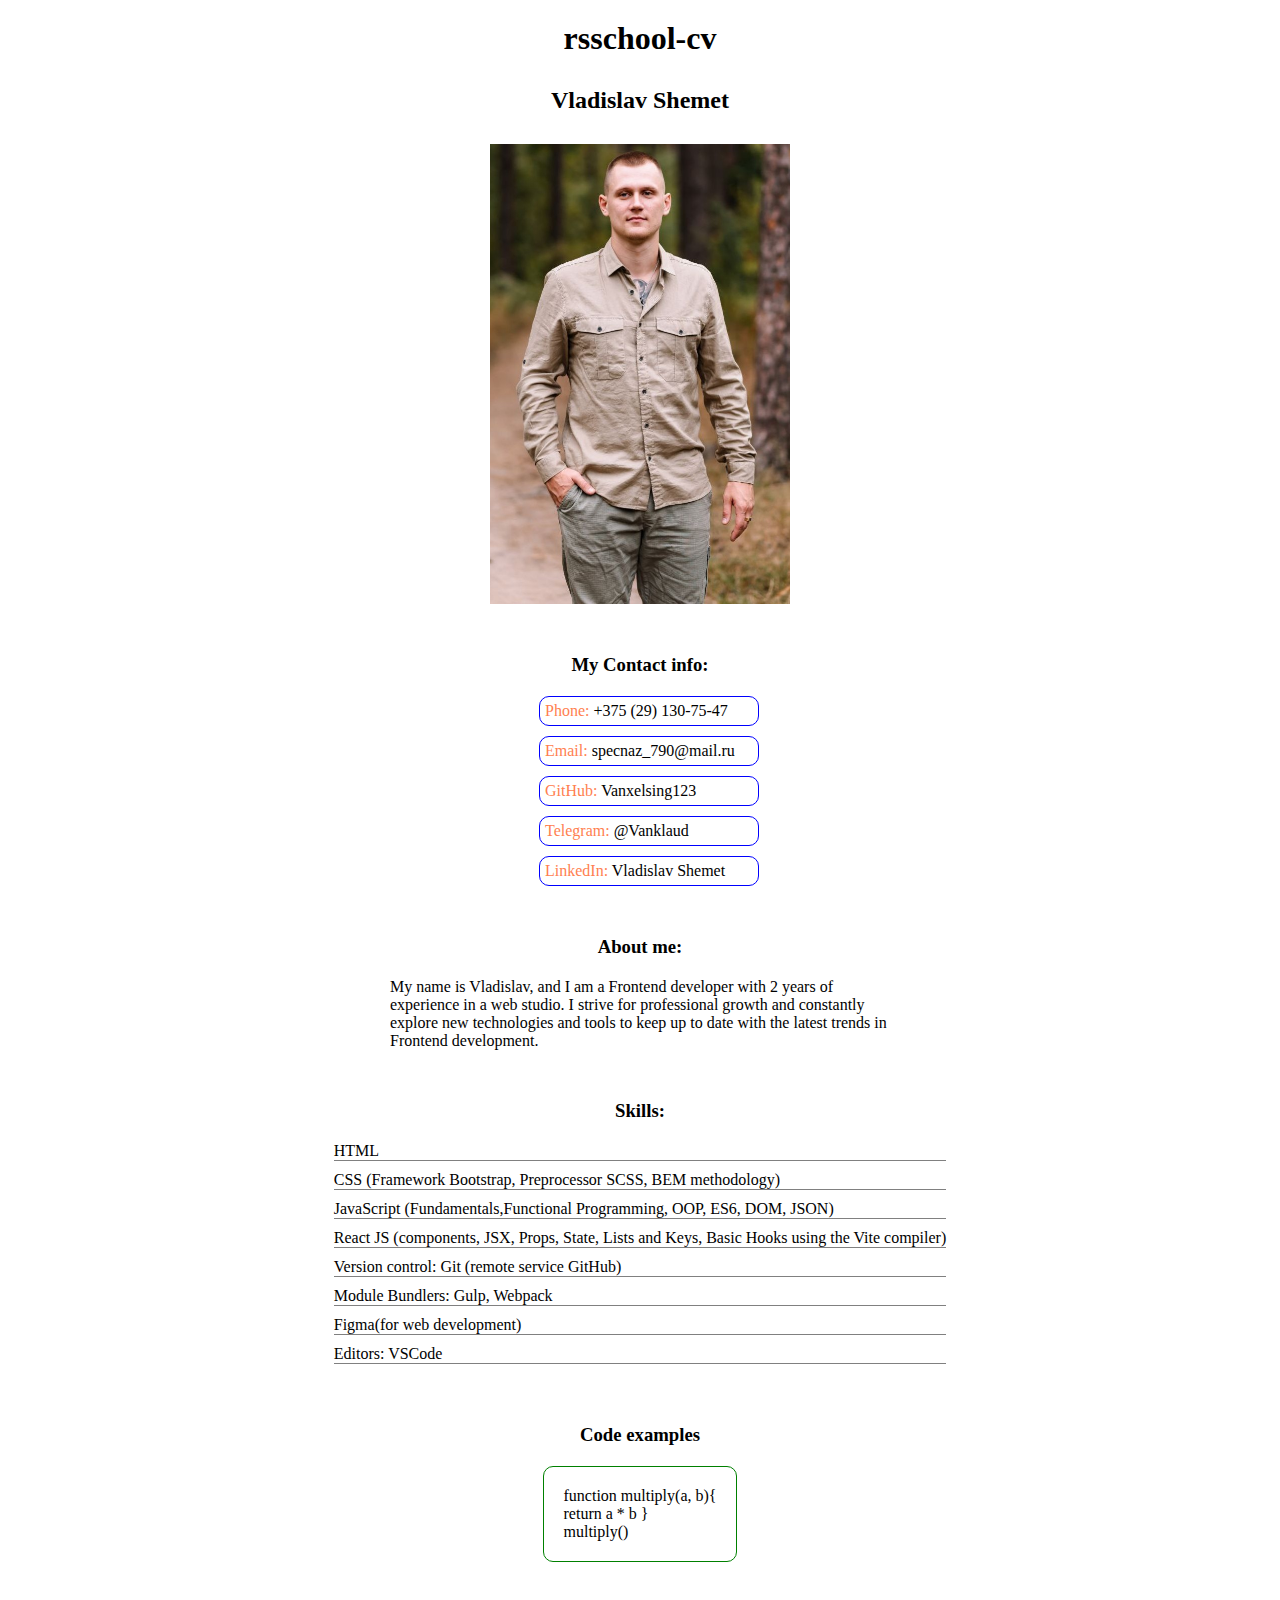
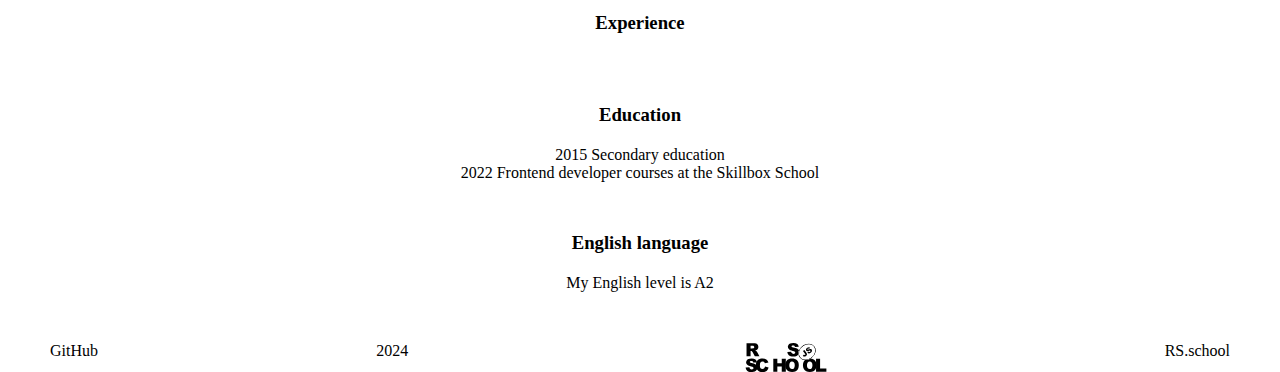
<file: index.html>
<!DOCTYPE html>
<html lang="en">
<head>
    <meta charset="UTF-8">
    <meta name="viewport" content="width=device-width, initial-scale=1.0">
    <title>CV</title>
    <link rel="stylesheet" href="css/style.css">
</head>
<body>
   <header class="header">
    <div class="container">
        <div class="header__content">
            <h1 class="title__rsschool">
                rsschool-cv
            </h1>
            <h2 class="title__name">
                Vladislav Shemet
            </h2>
            <img class="header__img" src="img/photo_2024-07-05_13-28-36.jpg"  alt="Photo">
        </div>
    </div>
   </header>
<main class="main">
    <section class="contact">
        <div class="container">
           <div class="contact__content">
            <h3 class="title">
                My Contact info:
            </h3>
                <ul class="contact__item">
                <li class="contact__li">
                    <span class="contact__name">Phone:</span> <a href="#">+375 (29) 130-75-47</a>
                </li>
                <li class="contact__li">
                    <span class="contact__name">Email:</span> <a href="https://mail.ru/" class="contact__link">specnaz_790@mail.ru</a>
                </li>
                <li class="contact__li">
                    <span class="contact__name">GitHub:</span> <a href="https://github.com/Vanxelsing123" class="contact__link">Vanxelsing123</a> 
                </li>
                <li class="contact__li">
                    <span class="contact__name">Telegram:</span> <a href="https://t.me/Vanklaud" class="contact__link">@Vanklaud</a> 
                </li>
                <li class="contact__li">
                    <span class="contact__name">LinkedIn:</span> <a href="https://www.linkedin.com/in/vladislav-shemet-bb839b250/" class="contact__link">Vladislav Shemet</a>
                </li>
                </ul>
           </div>
        </div>     
    </section>
    <section class="about">
       <div class="container">
            <div class="about__content">
                <h3 class="title">
                    About me:
                </h3>
                <p class="text__about">
                    My name is Vladislav, and I am a Frontend developer with 2 years of experience in a web studio.
                    I strive for professional growth and constantly explore new technologies and tools to keep up to date with the latest trends in Frontend development.
                </p>
            </div>
       </div>
    </section>
   <section class="skills">
     <div class="container">
        <div class="skills__content">
            <h3 class="title">
                Skills:
           </h3>
            <ul class="skills__item">
                <li class="skills__li">
                    HTML
                </li>
                <li class="skills__li">
                    CSS (Framework Bootstrap, Preprocessor SCSS, BEM methodology)
                </li>
                <li class="skills__li">
                    JavaScript (Fundamentals,Functional Programming, OOP, ES6, DOM, JSON)
                </li>
                <li class="skills__li">
                    React JS (components, JSX, Props, State, Lists and Keys, Basic Hooks using the Vite compiler)
                </li>
                <li class="skills__li">
                    Version control: Git (remote service GitHub)
                </li>
                <li class="skills__li">
                    Module Bundlers: Gulp, Webpack
                </li>
                <li class="skills__li">
                    Figma(for web development)
                </li>
                <li class="skills__li">
                    Editors: VSCode
                </li>
            </ul>
        </div>
     </div>
   </section>
   <section class="examples">
        <div class="container">
            <div class="examples__content">
                <h3 class="title">
                    Code examples
                </h3>
                <div class="code__examples">
                  <span>
                    function multiply(a, b){
                  </span>
                  <span>
                        return a * b
                   }
                  </span>
                  <span>
                    multiply()
                  </span>
                </div>
            </div>
        </div>
   </section>
   <section class="experience">
        <div class="container">
            <div class="experience__content">
                <h3 class="title">
                    Experience
                </h3>
            </div>
        </div>
   </section>
    <section class="education">
        <div class="container">
            <div class="education__content">
                <h3 class="title">
                    Education
                </h3>
                <p class="text__education">
                    2015 Secondary education
                </p>
                <p class="text__education">
                    2022 Frontend developer courses at the Skillbox School
                </p>
            </div>
        </div>
    </section>
    <section class="language">
        <div class="container"> 
            <div class="language__content">
                <h3 class="title">
                    English language
                </h3>
                <p class="text__language">
                    My English level is A2
                </p>
            </div>
        </div>
    </section>
   </main>
   <footer>
        <div class="container">
            <div class="footer__content">
                <a href="https://github.com/Vanxelsing123?tab=repositories">GitHub</a>
                <span>2024</span>
                <img class="footer__img" src="img/rs-logo.svg" alt="Logo">
                <a href="https://rs.school/courses/javascript-ru">RS.school</a>
            </div>
        </div>
   </footer>
</body>
</html>
</file>
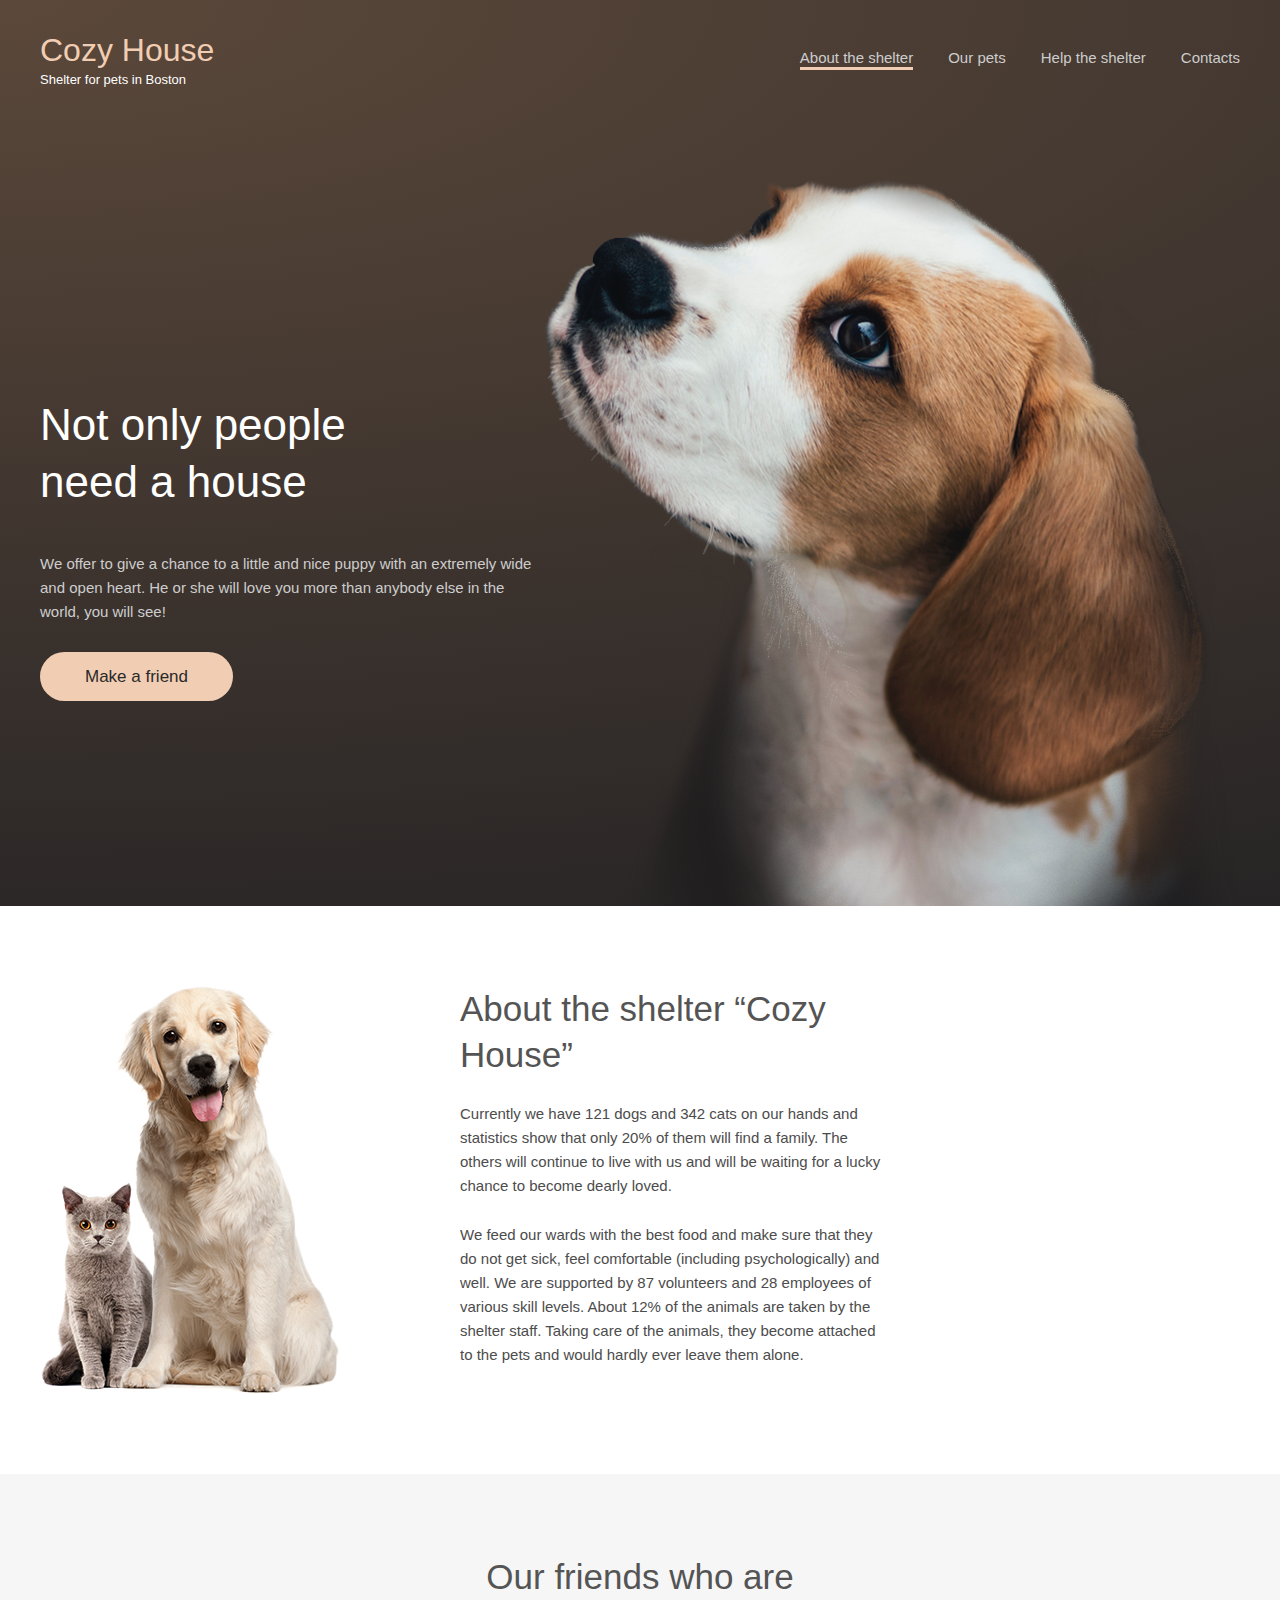
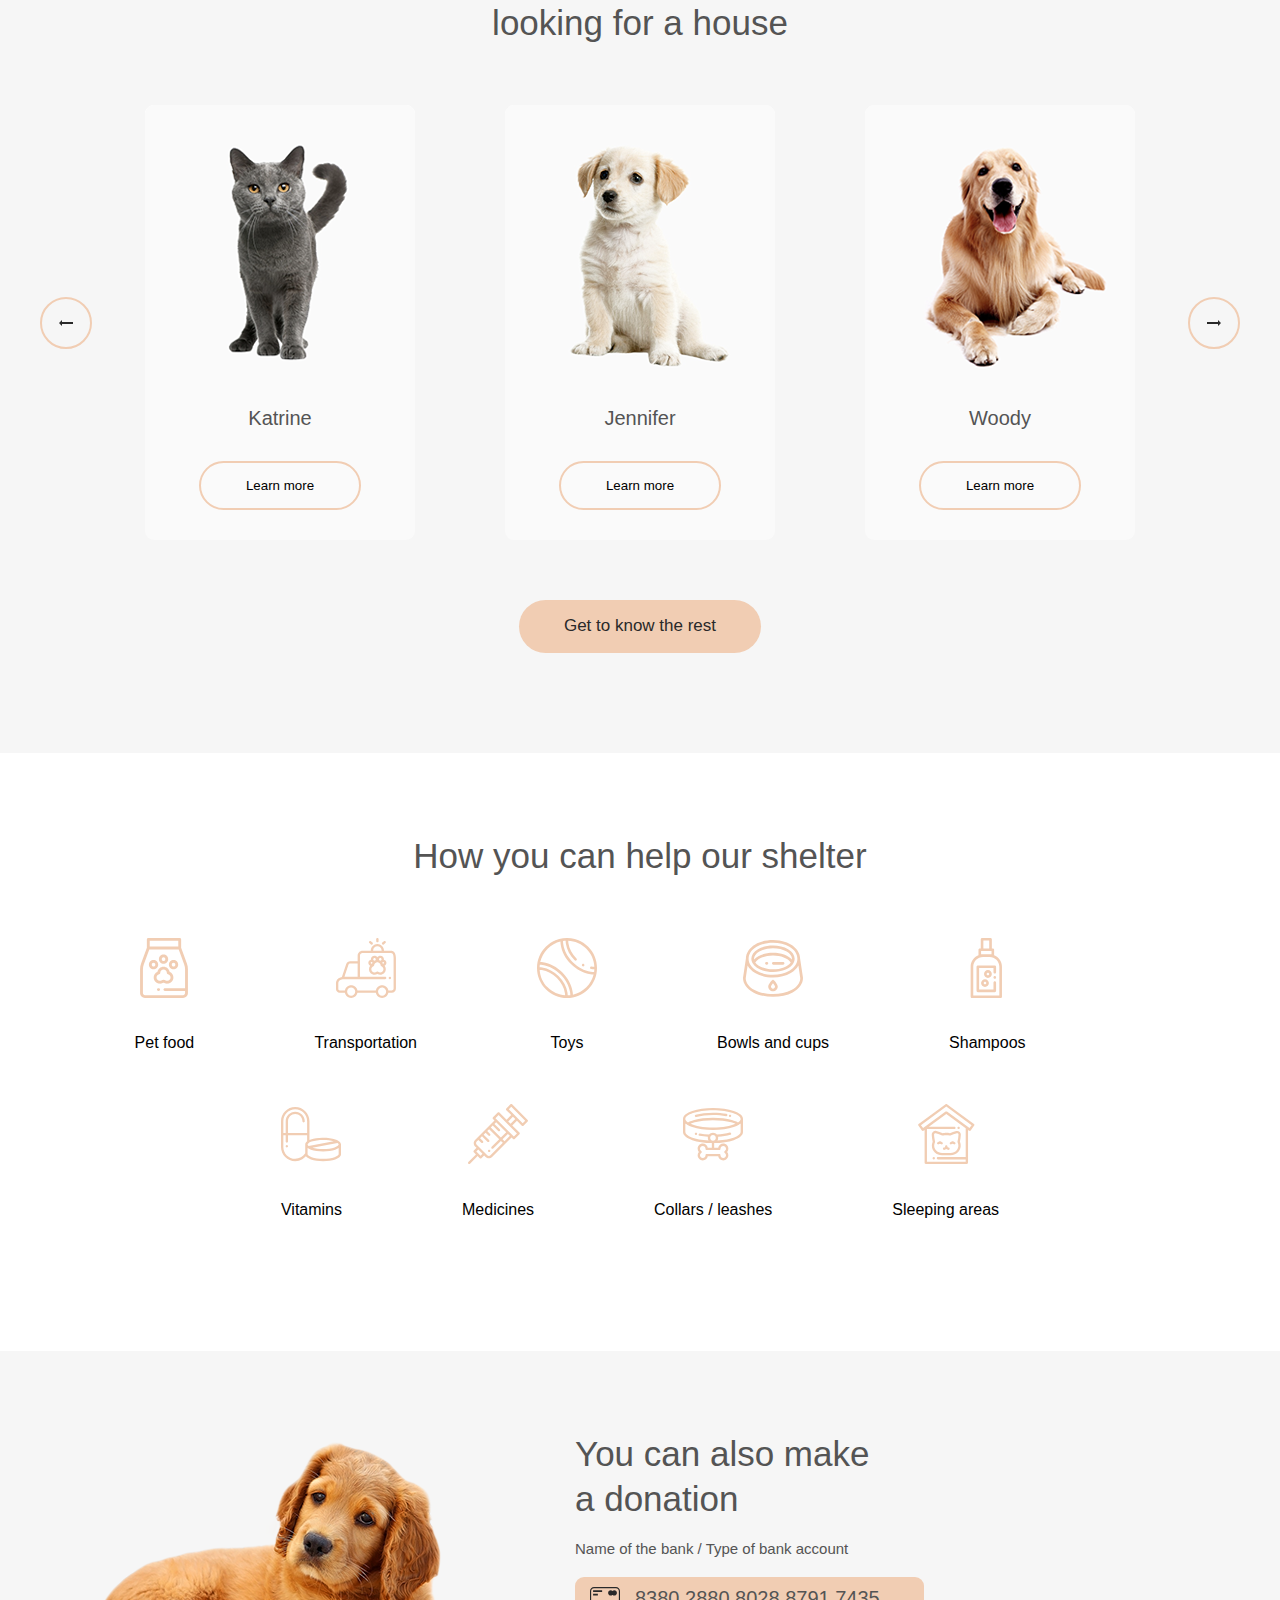
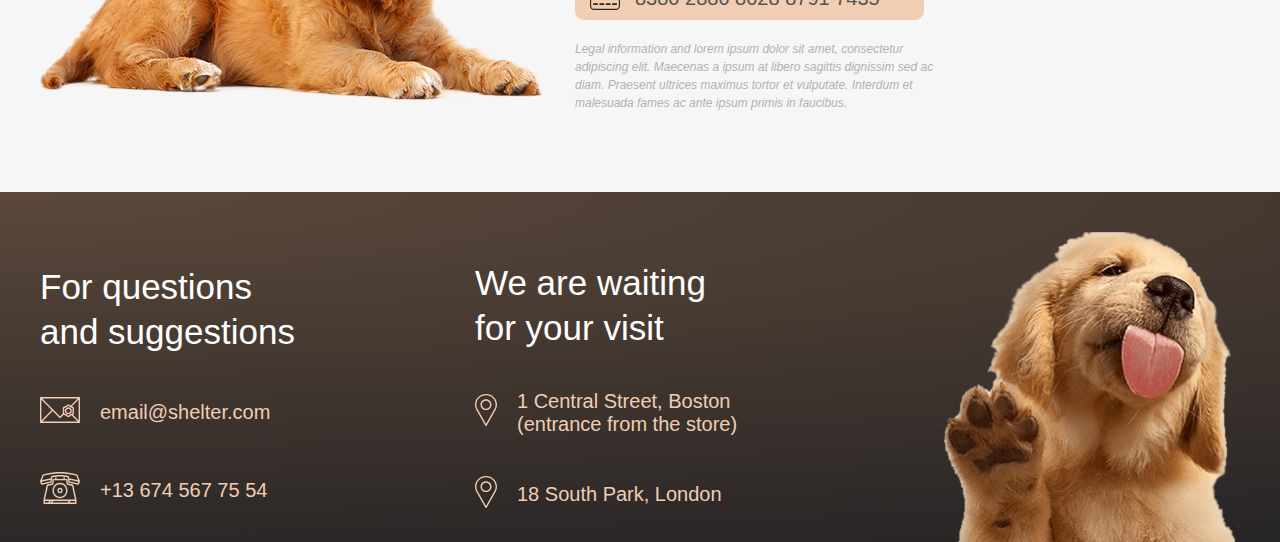
<file: shelter/index.html>
<!DOCTYPE html>
<html lang="en">
<head>
    <meta charset="UTF-8">
    <meta name="viewport" content="width=device-width, initial-scale=1.0">
    <title>Cozy House</title>
    <link rel="stylesheet" href="CSS/style.css">
    <link rel="icon" type="svg/png" href="img/favicon-32x32.png">
</head>
<body>
    <div class="wrapper">
        <header class="header">
            <div class="container">
                <div class="header__inner">
                    <div class="header__left">
                        <a href="#">
                            <h1 class="header__title">
                                Cozy House
                            </h1>
                            <p class="header__subtitle">
                                Shelter for pets in Boston
                            </p>
                        </a>
                    </div>
                    <nav class="nav">
                        <ul class="header__item">
                            <li class=" border__li">
                                <a href="#" class="header__link">About the shelter</a>
                            </li>
                            <li class="header__li">
                                <a href="our-pets.html" class="header__link">Our pets</a>
                            </li>
                            <li class="header__li">
                                <a href="#help" class="header__link">Help the shelter</a>
                            </li>
                            <li class="header__li">
                                <a href="#footer" class="header__link">Contacts</a>
                            </li>
                        </ul>
                    </nav>
                </div>
                <section class="not__only">
                        <div class="only__content">
                           <div class="only__content--left">
                            <h2 class="only__title">
                                Not only people need a house
                            </h2>
                            <p class="only__text">
                                We offer to give a chance to a little and nice puppy with an extremely wide and open heart. 
                                He or she will love you more than anybody else in the world, you will see!
                            </p>
                                <a class="only__btn" href="#our__friends">
                                    Make a friend
                                </a>
                           </div>
                            <img src="img/not-only.png" alt="dog">
                        </div>
                </section>
            </div>
        </header>
        <main class="main">
            <section class="about">
                <div class="container">
                    <div class="about__content">
                        <img class="about__img" src="img/about-pets.png" alt="dog and cat">
                        <div>
                            <h3 class="about__title">
                                About the shelter “Cozy House”
                            </h3>
                            <p class="about__text">
                                Currently we have 121 dogs and 342 cats on our hands and statistics show that only 20% of them will find a family.
                                The others will continue to live with us and will be waiting for a lucky chance to become dearly loved.
                            </p>
                            <p class="about__text">
                                We feed our wards with the best food and make sure that they do not get sick, feel comfortable (including psychologically) and well. We are supported by 87 volunteers and 28 employees of various skill levels. 
                                About 12% of the animals are taken by the shelter staff. Taking care of the animals, they become attached to the pets and would hardly ever leave them alone.
                            </p>
                        </div>
                    </div>
                </div>
            </section>
            <section id="our__friends" class="our__friends">
                <div class="container">
                    <div class="our__content">
                        <h3 class="our__title">
                            Our friends who are looking for a house
                        </h3>
                        <div class="content__animals">
                            <svg class="our__arrow--left" width="52" height="52" viewBox="0 0 52 52" fill="none" xmlns="http://www.w3.org/2000/svg">
                                <rect x="1" y="1" width="50" height="50" rx="25" stroke="#F1CDB3" stroke-width="2" />
                                <path d="M33 25V27H22V29L19 26L22 23V25H33Z" fill="#292929" />
                              </svg>
                              <ul class="our__item">
                                <li class="our__animals--card">
                                    <img class="our__img" src="img/pets-katrine.png" alt="cat">
                                    <p class="animal__name">Katrine</p>
                                    <button class="animal__btn">Learn more</button>
                                </li>
                                <li class="our__animals--card">
                                    <img class="our__img" src="img/pets-jennifer.png" alt="dog">
                                    <p class="animal__name">Jennifer</p>
                                    <button class="animal__btn">Learn more</button>
                                </li>
                                <li class="our__animals--card">
                                    <img class="our__img" src="img/pets-woody.png" alt="dog">
                                    <p class="animal__name">Woody</p>
                                    <button class="animal__btn">Learn more</button>
                                </li>
                              </ul>
                            <svg class="our__arrow--right"  width="52" height="52" viewBox="0 0 52 52" fill="none" xmlns="http://www.w3.org/2000/svg">
                                <rect x="51" y="51" width="50" height="50" rx="25" transform="rotate(-180 51 51)" stroke="#F1CDB3" stroke-width="2" />
                                <path d="M19 27V25H30V23L33 26L30 29V27H19Z" fill="#292929" />
                              </svg>
                        </div>
                            <a class="get__animals--btn" href="our-pets.html">
                                Get to know the rest
                            </a>
                    </div>
                </div>
            </section>
            <section id="help" class="help">
                <div class="container">
                    <div class="help__content">
                        <h3 class="help__title">
                            How you can help
                            our shelter
                        </h3>
                        <ul class="item__help">
                            <li class="help__li">
                                <svg class="help__svg" width="60" height="60" viewBox="0 0 60 60" fill="none" xmlns="http://www.w3.org/2000/svg">
                                    <path d="M52.8978 25.4978L47.1429 9.7473V1.42852C47.1429 0.639609 46.5032 0 45.7144 0H14.2858C13.4969 0 12.8573 0.639727 12.8573 1.42852V9.74719L7.10214 25.4978C6.41927 27.3636 6.07039 29.335 6.07147 31.3219V55.0765C6.07147 57.7913 8.28011 60 10.995 60H49.005C51.7199 60 53.9285 57.7913 53.9285 55.0765V31.3219C53.9285 29.329 53.5817 27.3694 52.8978 25.4978ZM15.7142 2.85715H44.2857V8.57145H15.7142V2.85715ZM51.0715 50.1321H30.9077C30.1188 50.1321 29.4792 50.7718 29.4792 51.5606C29.4792 52.3495 30.1189 52.9891 30.9077 52.9891H51.0715V55.0763C51.0715 56.2157 50.1445 57.1427 49.005 57.1427H10.995C9.85558 57.1427 8.92862 56.2158 8.92862 55.0763V31.3219C8.92774 29.6695 9.21788 28.03 9.78573 26.4783L15.2848 11.4286H44.7152L50.2142 26.4783C50.7821 28.03 51.0722 29.6695 51.0714 31.3219L51.0715 50.1321Z" fill="#F1CDB3"/>
                                    <path d="M35.6169 33.805C35.1505 30.8772 32.6078 28.632 29.5505 28.632C26.4932 28.632 23.9504 30.8772 23.484 33.805C21.067 34.7989 19.4857 37.2756 19.6899 39.9659C19.9175 42.9637 22.3506 45.392 25.349 45.6148C26.5071 45.7011 27.6572 45.4628 28.6751 44.9259C29.2315 44.6328 29.8697 44.6326 30.4256 44.926C31.3085 45.3908 32.2914 45.6331 33.2891 45.632C33.4429 45.632 33.5974 45.6263 33.7516 45.6149C36.7502 45.3923 39.1832 42.9638 39.411 39.966C39.6152 37.2756 38.0339 34.7989 35.6169 33.805ZM36.562 39.7495C36.4405 41.35 35.1415 42.6466 33.5402 42.7655C32.9176 42.8126 32.3013 42.6851 31.7586 42.3986C31.0781 42.0394 30.3201 41.8517 29.5506 41.8517C28.781 41.8517 28.0231 42.0394 27.3425 42.3986C26.7999 42.6849 26.1849 42.8123 25.5608 42.7655C23.9597 42.6467 22.6606 41.3501 22.5391 39.7495C22.4143 38.1062 23.5296 36.6124 25.1331 36.2746C25.4588 36.206 25.7503 36.0259 25.9573 35.7653C26.1643 35.5047 26.2739 35.18 26.2671 34.8473L26.2648 34.775C26.2648 32.9632 27.7386 31.4893 29.5505 31.4893C31.3623 31.4893 32.8362 32.9632 32.8362 34.7698L32.834 34.8473C32.827 35.1801 32.9366 35.5048 33.1436 35.7654C33.3507 36.026 33.6423 36.2061 33.968 36.2746C35.5717 36.6124 36.6868 38.1062 36.562 39.7495Z" fill="#F1CDB3"/>
                                    <path d="M29.5506 25.7751C32.1108 25.7751 34.1934 23.6924 34.1934 21.1322C34.1934 18.572 32.1108 16.4893 29.5506 16.4893C26.9904 16.4893 24.9077 18.5721 24.9077 21.1322C24.9077 23.6923 26.9906 25.7751 29.5506 25.7751ZM29.5506 19.3465C30.5353 19.3465 31.3363 20.1475 31.3363 21.1322C31.3363 22.1169 30.5353 22.9179 29.5506 22.9179C28.5659 22.9179 27.7649 22.1169 27.7649 21.1322C27.7649 20.1475 28.566 19.3465 29.5506 19.3465Z" fill="#F1CDB3"/>
                                    <path d="M24.1935 26.6561C24.1935 24.0959 22.1107 22.0132 19.5506 22.0132C16.9905 22.0132 14.9078 24.096 14.9078 26.6561C14.9078 29.2162 16.9904 31.2989 19.5506 31.2989C22.1108 31.2989 24.1935 29.2162 24.1935 26.6561ZM19.5506 28.4418C18.5659 28.4418 17.7649 27.6408 17.7649 26.6561C17.7649 25.6714 18.5659 24.8704 19.5506 24.8704C20.5353 24.8704 21.3363 25.6714 21.3363 26.6561C21.3363 27.6408 20.5352 28.4418 19.5506 28.4418Z" fill="#F1CDB3"/>
                                    <path d="M39.5506 22.0131C36.9904 22.0131 34.9077 24.0959 34.9077 26.656C34.9077 29.216 36.9906 31.2988 39.5506 31.2988C42.1107 31.2988 44.1934 29.2162 44.1934 26.656C44.1934 24.0958 42.1107 22.0131 39.5506 22.0131ZM39.5506 28.4418C38.5658 28.4418 37.7649 27.6408 37.7649 26.6561C37.7649 25.6714 38.5659 24.8704 39.5506 24.8704C40.5353 24.8704 41.3363 25.6714 41.3363 26.6561C41.3363 27.6408 40.5353 28.4418 39.5506 28.4418Z" fill="#F1CDB3"/>
                                    <path d="M24.6934 50.1322H24.3465C23.5576 50.1322 22.918 50.7719 22.918 51.5607C22.918 52.3496 23.5577 52.9892 24.3465 52.9892H24.6934C25.4823 52.9892 26.1219 52.3495 26.1219 51.5607C26.122 50.7719 25.4824 50.1322 24.6934 50.1322Z" fill="#F1CDB3"/>
                                    </svg>
                                    <p class="li__svg">Pet food</p>                                    
                            </li>
                            <li class="help__li">
                                <svg class="help__svg" width="61" height="60" viewBox="0 0 61 60" fill="none" xmlns="http://www.w3.org/2000/svg">
                                    <path d="M56.0044 12.7115H48.9814V12.5095C48.9814 8.87665 46.026 5.92118 42.3932 5.92118C38.7603 5.92118 35.8049 8.87665 35.8049 12.5095V12.7115H27.5571C24.8414 12.7115 22.6321 14.9209 22.6321 17.6365V23.2009H15.2458C13.4838 23.2009 11.9176 24.2562 11.2558 25.8893C11.2462 25.9133 11.2373 25.9375 11.2291 25.962L6.96808 38.8689C6.9294 38.8919 6.88007 38.9191 6.81866 38.9498C6.57503 39.0714 6.11929 39.2568 5.33507 39.4484C4.09062 39.7499 2.9839 40.4616 2.19323 41.4688C1.40255 42.4759 0.973964 43.72 0.976513 45.0004V51.0987C0.976513 53.1406 2.63765 54.8018 4.67952 54.8018L9.90374 54.802C10.4553 57.7562 13.0514 59.9999 16.1632 59.9999C19.2749 59.9999 21.8709 57.7561 22.4226 54.8021L40.8472 54.8024C41.3989 57.7564 43.9949 59.9999 47.1066 59.9999C50.2181 59.9999 52.8141 57.7565 53.3659 54.8026L56.6836 54.8027C59.2232 54.8027 60.9294 53.0963 60.9294 50.5568V20.08C60.9294 13.4295 57.4851 12.7115 56.0044 12.7115ZM38.1486 12.5095C38.1486 10.169 40.0527 8.26493 42.3932 8.26493C44.7336 8.26493 46.6377 10.169 46.6377 12.5095V12.7115H38.1486V12.5095ZM13.4413 26.7379C13.591 26.3833 13.8422 26.0809 14.1632 25.8686C14.4842 25.6563 14.8609 25.5436 15.2457 25.5447H22.6319V38.8266H9.45022L13.4413 26.7379ZM16.1632 57.6562C13.9435 57.6562 12.1377 55.8504 12.1377 53.6307C12.1377 53.6033 12.1392 53.5762 12.1398 53.5488C12.1406 53.5069 12.1408 53.465 12.143 53.4234C12.1433 53.4168 12.1441 53.4104 12.1445 53.4038C12.2626 51.2894 14.02 49.6052 16.1632 49.6052C18.1026 49.6052 19.7262 50.9841 20.105 52.8129L20.1067 52.82C20.1194 52.882 20.1305 52.9445 20.1403 53.0076L20.1422 53.018C20.1492 53.0638 20.1544 53.1101 20.1598 53.1564C20.1622 53.1775 20.1656 53.1983 20.1677 53.2194C20.1714 53.2554 20.1734 53.2921 20.176 53.3285C20.1784 53.3602 20.1817 53.3916 20.1833 53.4235C20.185 53.4563 20.185 53.4896 20.1858 53.5226C20.1867 53.5586 20.1885 53.5944 20.1885 53.6306C20.1887 55.8504 18.3828 57.6562 16.1632 57.6562ZM47.1066 57.6562C44.8869 57.6562 43.081 55.8504 43.081 53.6307C43.081 53.5783 43.083 53.5263 43.085 53.4743C43.0856 53.4576 43.0855 53.4405 43.0863 53.4238C43.0883 53.3852 43.0921 53.3471 43.0951 53.3088C43.0975 53.2791 43.0989 53.2491 43.1019 53.2196C43.1032 53.207 43.1053 53.1947 43.1066 53.1823C43.1202 53.06 43.1386 52.939 43.163 52.8203C43.1637 52.8168 43.1646 52.8134 43.1654 52.8099C43.5455 50.9826 45.168 49.6053 47.1066 49.6053C47.6614 49.6053 48.1905 49.7181 48.6719 49.9222C50.1163 50.5341 51.1319 51.966 51.1319 53.6308C51.1319 55.8504 49.3262 57.6562 47.1066 57.6562ZM56.6836 52.4588L53.3678 52.4587C53.3639 52.4379 53.3589 52.4175 53.3548 52.3968C53.3272 52.2591 53.2954 52.1222 53.2595 51.9864C53.2435 51.927 53.2267 51.8679 53.209 51.809C53.198 51.7724 53.1872 51.7358 53.1757 51.6994C53.156 51.6382 53.1353 51.5772 53.1137 51.5166C53.1022 51.4842 53.0913 51.4513 53.0793 51.4191C53.0531 51.3492 53.0257 51.2799 52.997 51.211C52.988 51.1892 52.9798 51.1669 52.9705 51.1452C52.9318 51.0542 52.891 50.9641 52.8482 50.875C52.8428 50.8639 52.8369 50.8532 52.8315 50.8422C52.7941 50.7656 52.7552 50.6897 52.7148 50.6146C52.6999 50.5871 52.6841 50.5602 52.6689 50.5329C52.6367 50.4749 52.6036 50.4175 52.5696 50.3606C52.5511 50.3297 52.5319 50.2995 52.5128 50.2689C52.4605 50.1846 52.4061 50.1016 52.3495 50.0201C52.2939 49.9395 52.2365 49.8602 52.1773 49.7821C52.1403 49.7337 52.1026 49.6858 52.0643 49.6385C52.0414 49.6102 52.0189 49.5819 51.9956 49.554C51.9539 49.5043 51.9114 49.4553 51.8682 49.4069C51.8469 49.383 51.8262 49.3585 51.8045 49.3349C51.7507 49.2763 51.6958 49.2188 51.6398 49.1623C51.6278 49.1501 51.6163 49.1374 51.6041 49.1253C51.535 49.0563 51.4644 48.989 51.3922 48.9233C51.3769 48.9092 51.3608 48.896 51.3452 48.882C51.2887 48.8315 51.2316 48.7815 51.1732 48.7329C51.1476 48.7116 51.1213 48.6912 51.0954 48.6704C51.046 48.6304 50.996 48.5911 50.9455 48.5525C50.9157 48.53 50.8856 48.5081 50.8555 48.4861C50.7281 48.3927 50.5972 48.3043 50.463 48.221C50.4302 48.2004 50.3973 48.1802 50.364 48.1602C50.3121 48.1292 50.2596 48.0993 50.2068 48.0698C50.1743 48.0516 50.1419 48.0331 50.1091 48.0155C50.0517 47.9847 49.9935 47.9553 49.935 47.9262C49.9059 47.9117 49.8772 47.8966 49.8479 47.8826C49.7713 47.8461 49.694 47.8111 49.616 47.7776C49.6041 47.7725 49.5923 47.7667 49.5803 47.7616C49.4896 47.7233 49.398 47.6871 49.3056 47.6531C49.2792 47.6433 49.2524 47.6348 49.2258 47.6254C49.1594 47.602 49.093 47.5789 49.0257 47.5575C48.9905 47.5464 48.9548 47.5363 48.9193 47.5258C48.8597 47.5081 48.7999 47.4906 48.7396 47.4746C48.7009 47.4643 48.662 47.4549 48.623 47.4453C48.5245 47.421 48.4254 47.3992 48.3259 47.3798C48.2669 47.3684 48.2078 47.3578 48.1485 47.348C48.1078 47.3413 48.0671 47.3345 48.0262 47.3287C47.9646 47.3199 47.9028 47.3121 47.841 47.3051C47.8017 47.3006 47.7626 47.2956 47.7231 47.2919C47.6545 47.2856 47.5859 47.2803 47.5172 47.2762C47.4835 47.2741 47.4503 47.271 47.4165 47.2694C47.3132 47.2643 47.2098 47.2617 47.1064 47.2615C47.0025 47.2615 46.8991 47.2645 46.7964 47.2694C46.7626 47.271 46.7292 47.2741 46.6956 47.2762C46.6268 47.2806 46.5581 47.2853 46.4899 47.2919C46.4503 47.2958 46.4112 47.3007 46.3718 47.3052C46.3099 47.3124 46.2482 47.3199 46.1869 47.3288C46.1459 47.3348 46.105 47.3415 46.0642 47.3483C45.9641 47.3649 45.8644 47.3838 45.7651 47.4049C45.7068 47.4175 45.6486 47.431 45.5906 47.4453C45.5512 47.4549 45.512 47.4645 45.473 47.4748C45.4132 47.4906 45.354 47.5079 45.295 47.5254C45.2589 47.5362 45.2225 47.5464 45.1867 47.5578C45.121 47.5788 45.0556 47.601 44.9906 47.6242C44.9627 47.6341 44.9345 47.6431 44.9067 47.6534C44.8146 47.6874 44.7234 47.7233 44.6334 47.7613C44.6185 47.7677 44.604 47.7747 44.5891 47.7812C44.514 47.8136 44.4395 47.847 44.3659 47.8822C44.3348 47.897 44.3045 47.913 44.2737 47.9283C44.2172 47.9566 44.1607 47.9849 44.1051 48.0147C44.0708 48.0331 44.0369 48.0524 44.003 48.0715C43.9518 48.1001 43.901 48.1293 43.8506 48.1592C43.7321 48.2304 43.6158 48.3051 43.5019 48.3833C43.4545 48.416 43.4076 48.4494 43.3611 48.4835C43.3291 48.5068 43.297 48.53 43.2655 48.5539C43.2173 48.5904 43.1701 48.6281 43.123 48.6659C43.0946 48.6888 43.0659 48.711 43.0379 48.7343C42.9838 48.7795 42.9308 48.826 42.8782 48.8727C42.8586 48.8901 42.8386 48.9069 42.8193 48.9244C42.7481 48.9892 42.6785 49.0556 42.6104 49.1235C42.5932 49.1406 42.5769 49.1587 42.5598 49.176C42.5093 49.2276 42.4591 49.2795 42.4103 49.3328C42.3859 49.3595 42.3623 49.387 42.3384 49.414C42.2982 49.4594 42.2583 49.5049 42.2194 49.5514C42.1941 49.5817 42.1694 49.6126 42.1447 49.6434C42.1086 49.6881 42.073 49.7331 42.0381 49.7788C41.9544 49.889 41.8742 50.0018 41.7975 50.1169C41.7655 50.165 41.7346 50.2137 41.704 50.2627C41.683 50.2962 41.6618 50.3296 41.6415 50.3635C41.6099 50.4161 41.5796 50.4695 41.5496 50.5232C41.5321 50.5545 41.5139 50.5854 41.4968 50.6172C41.4607 50.684 41.4264 50.752 41.3927 50.8202C41.3832 50.8394 41.373 50.858 41.3638 50.8774C41.3216 50.965 41.2815 51.0536 41.2434 51.143C41.2318 51.1703 41.2214 51.1982 41.2102 51.2258C41.1843 51.2889 41.1587 51.3523 41.1348 51.4165C41.1214 51.4524 41.1094 51.4887 41.0966 51.5247C41.0764 51.5817 41.057 51.6389 41.0384 51.6964C41.0258 51.7355 41.0142 51.7751 41.0024 51.8146C40.9736 51.911 40.9471 52.008 40.923 52.1056C40.9091 52.162 40.8961 52.2187 40.8837 52.2758C40.8746 52.3171 40.8657 52.3585 40.8575 52.4001C40.8537 52.4198 40.8489 52.4391 40.8452 52.4588L22.4241 52.4585C22.4202 52.4382 22.4154 52.4181 22.4114 52.3979C22.4035 52.3578 22.3949 52.3181 22.3863 52.2783C22.3523 52.1215 22.3122 51.9659 22.2662 51.8122C22.2548 51.774 22.2435 51.7358 22.2314 51.6978C22.2124 51.6389 22.1926 51.5804 22.1719 51.5221C22.1596 51.4872 22.1477 51.452 22.1348 51.4174C22.1104 51.3522 22.0848 51.2875 22.0581 51.2232C22.0473 51.1967 22.0372 51.1697 22.026 51.1435C21.9878 51.0538 21.9476 50.965 21.9053 50.8771C21.8967 50.8594 21.8873 50.8423 21.8787 50.8247C21.8444 50.7548 21.8089 50.6855 21.772 50.6169C21.7554 50.5859 21.7376 50.5556 21.7203 50.525C21.6899 50.4707 21.6593 50.4166 21.6273 50.3634C21.6071 50.3297 21.5862 50.2968 21.5654 50.2636C21.5347 50.2143 21.5034 50.1654 21.4713 50.1169C21.3946 50.0019 21.3144 49.8893 21.2309 49.7792C21.196 49.7335 21.1604 49.6885 21.1243 49.6438C21.0995 49.613 21.0748 49.582 21.0494 49.5516C21.0105 49.5055 20.971 49.4598 20.9309 49.4147C20.9067 49.3876 20.883 49.3599 20.8585 49.3331C20.8103 49.2803 20.7606 49.2289 20.7105 49.1778C20.693 49.1599 20.6762 49.1413 20.6584 49.1238C20.5904 49.0559 20.5209 48.9897 20.4499 48.925C20.4302 48.907 20.4096 48.89 20.3897 48.8722C20.3376 48.8255 20.2848 48.7798 20.2312 48.7349C20.2029 48.7114 20.1738 48.6888 20.1451 48.6657C20.0985 48.6282 20.0516 48.5908 20.0038 48.5546C19.972 48.5304 19.9397 48.5071 19.9075 48.4836C19.8612 48.4497 19.8145 48.4165 19.7674 48.3838C19.6868 48.3285 19.6049 48.2749 19.5219 48.2232C19.4875 48.2016 19.4528 48.1803 19.418 48.1594C19.3679 48.1296 19.3174 48.1006 19.2666 48.0722C19.2323 48.053 19.1982 48.0336 19.1635 48.0151C19.1082 47.9856 19.0525 47.957 18.9963 47.9293C18.9651 47.9137 18.9343 47.8975 18.9028 47.8824C18.8301 47.8478 18.7567 47.8146 18.6827 47.7827C18.6669 47.7758 18.6514 47.7683 18.6355 47.7615C18.5454 47.7234 18.4544 47.6875 18.3626 47.6536C18.3343 47.6432 18.3056 47.6341 18.2771 47.624C18.2127 47.601 18.1478 47.579 18.0826 47.558C18.0465 47.5465 18.0098 47.5362 17.9734 47.5254C17.9146 47.5078 17.8556 47.491 17.7963 47.4751C17.7571 47.4646 17.7176 47.455 17.6781 47.4454C17.5217 47.4067 17.3639 47.3743 17.2049 47.3484C17.1641 47.3417 17.1233 47.3349 17.0822 47.3289C17.0206 47.3202 16.9589 47.3123 16.8971 47.3054C16.8579 47.3008 16.8187 47.2959 16.7792 47.292C16.7107 47.2857 16.6421 47.2805 16.5734 47.2763C16.5397 47.2742 16.5064 47.2711 16.4727 47.2695C16.3694 47.2644 16.266 47.2618 16.1626 47.2617C16.0587 47.2617 15.9554 47.2646 15.8525 47.2695C15.8188 47.2711 15.7854 47.2742 15.7517 47.2763C15.683 47.2808 15.6143 47.2854 15.5461 47.292C15.5065 47.2959 15.4672 47.3008 15.4278 47.3054C15.3662 47.3123 15.3046 47.3202 15.2432 47.3289C15.2019 47.3349 15.161 47.3417 15.1201 47.3484C15.02 47.3648 14.9203 47.3837 14.8212 47.405C14.763 47.4175 14.7053 47.431 14.6476 47.4452C14.6079 47.4549 14.568 47.4646 14.5287 47.4751C14.4698 47.4909 14.4112 47.5076 14.3529 47.5251C14.3161 47.536 14.2791 47.5465 14.2425 47.558C14.178 47.5784 14.1143 47.6007 14.0507 47.6231C14.0212 47.6334 13.9916 47.6429 13.9624 47.6536C13.8708 47.6875 13.7801 47.7231 13.6905 47.761C13.6724 47.7687 13.6547 47.7773 13.6366 47.7851C13.565 47.8162 13.4938 47.8481 13.4235 47.8817C13.3907 47.8974 13.3585 47.9143 13.326 47.9306C13.2712 47.9577 13.2168 47.9855 13.1628 48.0142C13.1272 48.0333 13.0922 48.0534 13.0569 48.0732C13.0072 48.1011 12.9576 48.1292 12.9088 48.1585C12.8252 48.2086 12.7427 48.2604 12.6614 48.3141C12.6262 48.3373 12.5913 48.3608 12.5566 48.3847C12.5107 48.4163 12.4655 48.4488 12.4203 48.4816C12.3869 48.506 12.3533 48.5302 12.3204 48.5553C12.2743 48.5903 12.2291 48.6263 12.184 48.6625C12.1536 48.6869 12.1229 48.7107 12.0932 48.7356C12.0424 48.7778 11.993 48.8214 11.9436 48.8651C11.9207 48.8854 11.8972 48.9051 11.8745 48.9257C11.8043 48.9898 11.7355 49.0554 11.6681 49.1225C11.6473 49.1433 11.6273 49.1651 11.6067 49.1862C11.56 49.2342 11.5134 49.2822 11.4682 49.3315C11.4418 49.3602 11.4165 49.3899 11.3907 49.4191C11.3525 49.4623 11.3144 49.5056 11.2775 49.5499C11.2508 49.5817 11.2248 49.6143 11.1988 49.6468C11.1641 49.6897 11.13 49.7331 11.0965 49.777C11.0376 49.8544 10.9804 49.9332 10.925 50.0132C10.9007 50.0482 10.8767 50.0835 10.8531 50.1189C10.8223 50.1653 10.7925 50.2123 10.7628 50.2594C10.7408 50.2946 10.7187 50.3295 10.6973 50.3651C10.667 50.4156 10.638 50.467 10.6091 50.5183C10.5903 50.5517 10.571 50.5847 10.5527 50.6185C10.519 50.6817 10.4863 50.7454 10.4546 50.8097C10.4432 50.8327 10.431 50.8552 10.4198 50.8784C10.3781 50.9651 10.3384 51.0529 10.3005 51.1417C10.2876 51.172 10.2762 51.2028 10.2637 51.2333C10.2391 51.2936 10.2146 51.354 10.1919 51.4151C10.178 51.4525 10.1653 51.4904 10.1521 51.5281C10.1326 51.5835 10.1134 51.639 10.0955 51.695C10.0826 51.7352 10.0706 51.7757 10.0585 51.8163C10.0423 51.871 10.0264 51.9258 10.0116 51.9811C9.98547 52.0781 9.96183 52.1757 9.94065 52.2739C9.93151 52.3161 9.92237 52.3581 9.91405 52.4007C9.9103 52.4199 9.90561 52.4389 9.90198 52.4581H4.67952C3.92999 52.4581 3.32026 51.8484 3.32026 51.0987V45.0004C3.31869 44.2451 3.57146 43.5113 4.03784 42.9171C4.50422 42.323 5.15705 41.9032 5.89112 41.7254C6.55897 41.5621 7.13261 41.376 7.60101 41.1705H50.1626C50.8097 41.1705 51.3344 40.6458 51.3344 39.9986C51.3344 39.3515 50.8097 38.8267 50.1626 38.8267H24.9758V17.6365C24.9758 16.2133 26.1339 15.0552 27.5571 15.0552H56.0042C58.2503 15.0552 58.5855 18.2034 58.5855 20.08V50.5567C58.5855 52.2118 57.3939 52.4588 56.6836 52.4588Z" fill="#F1CDB3"/>
                                    <path d="M51.4371 24.8147C51.4372 23.2763 50.3567 21.9863 48.9149 21.6615C48.9226 21.5806 48.9287 21.4992 48.9311 21.4169C48.9579 20.4633 48.6017 19.5567 47.9282 18.864C47.2432 18.1596 46.2866 17.7557 45.3034 17.7557C44.1154 17.7557 43.0573 18.3338 42.3948 19.2239C41.7328 18.3338 40.6738 17.7557 39.4831 17.7557C38.5086 17.7557 37.5586 18.1544 36.8767 18.8498C36.1995 19.5402 35.8367 20.4483 35.8552 21.4064C35.8568 21.4923 35.8627 21.5773 35.8703 21.6618C34.4291 21.987 33.3492 23.2766 33.3492 24.8147C33.3492 26.1163 34.1229 27.2399 35.2341 27.7519C34.4513 28.7206 33.9945 29.9464 33.9945 31.2423C33.9945 34.3028 36.4843 36.7927 39.5448 36.7927C40.5529 36.7927 41.537 36.5172 42.3932 36.0051C43.254 36.5202 44.2384 36.7924 45.2415 36.7927C48.302 36.7927 50.7919 34.3028 50.7919 31.2423C50.7919 29.9462 50.3351 28.7206 49.5523 27.7519C50.6636 27.2399 51.4371 26.1163 51.4371 24.8147ZM45.3034 20.0996C45.6574 20.0996 46.0016 20.2448 46.2478 20.4979C46.4762 20.7328 46.597 21.0357 46.5883 21.3508C46.568 22.0692 45.9856 22.6602 45.2898 22.6682C45.1034 22.668 44.9191 22.6279 44.7495 22.5505C44.7285 22.5408 44.7079 22.5304 44.6868 22.5209C44.58 22.4646 44.4823 22.3927 44.3966 22.3077C44.1518 22.0648 44.0177 21.7384 44.0191 21.3885C44.022 20.6778 44.5982 20.0996 45.3034 20.0996ZM38.5498 20.491C38.6712 20.3665 38.8163 20.2677 38.9766 20.2005C39.1369 20.1332 39.3091 20.0988 39.4829 20.0994C40.1903 20.0994 40.7664 20.6762 40.7672 21.3851C40.7681 21.5579 40.7343 21.7291 40.6678 21.8885C40.6013 22.048 40.5035 22.1925 40.3801 22.3135C40.2964 22.3959 40.2013 22.466 40.0978 22.5217C40.0595 22.5391 40.0221 22.5577 39.9843 22.5758C39.8315 22.6389 39.6675 22.6704 39.5023 22.6683C38.7969 22.6567 38.212 22.0704 38.1983 21.3613C38.192 21.0374 38.3169 20.7285 38.5498 20.491ZM35.693 24.8148C35.6929 24.3245 36.0918 23.9257 36.5818 23.9257C37.0722 23.9257 37.4709 24.3245 37.4709 24.8148C37.4709 24.9155 37.4534 25.0118 37.4224 25.1022C37.3931 25.1611 37.3649 25.2207 37.3377 25.2808C37.1809 25.5341 36.9012 25.7038 36.582 25.7038C36.0918 25.7038 35.693 25.305 35.693 24.8148ZM45.2415 34.4492C44.4765 34.4489 43.7368 34.175 43.1561 33.6769C42.9438 33.4945 42.6731 33.3943 42.3932 33.3946C42.1133 33.3944 41.8426 33.4946 41.6303 33.6769C41.0496 34.175 40.3099 34.4489 39.5448 34.4492C37.7767 34.4492 36.3382 33.0107 36.3382 31.2426C36.3382 29.9023 37.1833 28.6919 38.4409 28.2307C38.6472 28.1551 38.8281 28.023 38.9629 27.8495C39.0977 27.676 39.181 27.4681 39.2033 27.2495C39.2362 26.9273 39.3176 26.6118 39.4447 26.3139C39.4865 26.2346 39.5256 26.1537 39.5608 26.0707C39.8716 25.4851 40.3571 25.0108 40.9498 24.7136C41.0008 24.6912 41.0511 24.6676 41.1011 24.6428C41.5085 24.4648 41.9485 24.3731 42.3932 24.3737C42.8513 24.3737 43.2875 24.4692 43.6828 24.6417C43.7327 24.6665 43.7831 24.6899 43.8341 24.7123C44.4279 25.0094 44.9143 25.4843 45.2256 26.0707C45.2608 26.1537 45.2999 26.2346 45.3416 26.3139C45.4688 26.6118 45.5502 26.9273 45.583 27.2495C45.6053 27.4681 45.6886 27.676 45.8235 27.8495C45.9583 28.023 46.1391 28.1551 46.3454 28.2307C47.6031 28.692 48.4481 29.9023 48.4481 31.2426C48.4481 33.0106 47.0097 34.4492 45.2415 34.4492ZM48.2045 25.7038C47.8853 25.7038 47.6056 25.5341 47.4488 25.2808C47.4216 25.2208 47.3933 25.1612 47.364 25.1022C47.3321 25.0097 47.3157 24.9126 47.3155 24.8148C47.3155 24.3245 47.7143 23.9257 48.2046 23.9257C48.6948 23.9257 49.0936 24.3245 49.0936 24.8148C49.0935 25.3049 48.6947 25.7038 48.2045 25.7038Z" fill="#F1CDB3"/>
                                    <path d="M56.0193 39.7758C56.0043 39.7007 55.9819 39.6273 55.9526 39.5566C55.9234 39.4857 55.8873 39.4178 55.8448 39.3539C55.8026 39.2897 55.7539 39.23 55.6995 39.1758C55.6452 39.1214 55.5856 39.0727 55.5214 39.0305C55.3933 38.9457 55.25 38.8864 55.0995 38.8559C54.9487 38.8254 54.7933 38.8254 54.6425 38.8559C54.5675 38.8712 54.4936 38.8934 54.4221 38.9227C54.3518 38.952 54.2839 38.9884 54.2206 39.0305C54.1561 39.0727 54.0964 39.1219 54.0425 39.1758C53.9884 39.2297 53.9392 39.2895 53.896 39.3539C53.8538 39.4172 53.8173 39.4852 53.7893 39.5566C53.76 39.627 53.7366 39.7008 53.7225 39.7758C53.7073 39.8508 53.6991 39.9281 53.6991 40.0043C53.6991 40.0803 53.7073 40.1578 53.7225 40.234C53.7366 40.3078 53.76 40.3816 53.7893 40.4531C53.8186 40.5234 53.855 40.5914 53.8971 40.6547C53.9392 40.7191 53.9884 40.7789 54.0425 40.8328C54.0964 40.8867 54.1561 40.9359 54.2206 40.9793C54.2839 41.0215 54.3518 41.0566 54.4221 41.0859C54.4936 41.1152 54.5675 41.1387 54.6425 41.1527C54.7176 41.168 54.7949 41.1762 54.871 41.1762C54.9471 41.1762 55.0246 41.168 55.0995 41.1527C55.1745 41.1387 55.2483 41.1152 55.3186 41.0859C55.3901 41.0566 55.4581 41.0215 55.5214 40.9793C55.5859 40.9359 55.6457 40.8867 55.6995 40.8328C55.7534 40.7789 55.8026 40.7191 55.8448 40.6547C55.8869 40.5914 55.9233 40.5234 55.9526 40.4531C55.9819 40.3816 56.0041 40.3078 56.0193 40.234C56.0346 40.1578 56.0427 40.0803 56.0427 40.0043C56.0427 39.9281 56.0346 39.8508 56.0193 39.7758Z" fill="#F1CDB3"/>
                                    <path d="M42.3932 0C41.7461 0 41.2213 0.524648 41.2213 1.17188V3.13359C41.2213 3.78082 41.7461 4.30547 42.3932 4.30547C43.0404 4.30547 43.565 3.7807 43.565 3.13359V1.17188C43.565 0.524648 43.0404 0 42.3932 0Z" fill="#F1CDB3"/>
                                    <path d="M37.4562 4.55659L35.8205 3.27234C35.6995 3.1773 35.5609 3.10703 35.4127 3.06555C35.2645 3.02407 35.1096 3.01218 34.9568 3.03057C34.804 3.04896 34.6563 3.09727 34.5222 3.17273C34.3881 3.24819 34.2701 3.34934 34.1751 3.47038C33.7755 3.97944 33.8642 4.71608 34.3731 5.11569L36.0088 6.39995C36.2149 6.56221 36.4695 6.65035 36.7318 6.65015C36.9095 6.65039 37.0849 6.61017 37.2447 6.53253C37.4046 6.45488 37.5446 6.34186 37.6543 6.20202C38.054 5.69284 37.9653 4.9562 37.4562 4.55659Z" fill="#F1CDB3"/>
                                    <path d="M50.6113 3.47021C50.2117 2.96115 49.4752 2.87244 48.9659 3.27216L47.3302 4.55642C46.8211 4.95603 46.7324 5.69267 47.1321 6.20185C47.2417 6.34177 47.3818 6.45487 47.5416 6.53254C47.7015 6.61021 47.8769 6.65042 48.0546 6.6501C48.3169 6.65028 48.5716 6.56214 48.7776 6.3999L50.4133 5.11564C50.9224 4.71603 51.0111 3.97939 50.6113 3.47021Z" fill="#F1CDB3"/>
                                    </svg>
                                    <p class="li__svg">Transportation</p>                                    
                            </li>
                            <li class="help__li">
                                <svg class="help__svg" width="60" height="60" viewBox="0 0 60 60" fill="none" xmlns="http://www.w3.org/2000/svg">
                                    <path d="M51.2132 8.78672C45.5469 3.1207 38.0133 0 30 0C21.9867 0 14.4531 3.1207 8.78684 8.78672C3.12047 14.4531 0 21.9866 0 30C0 38.0134 3.12047 45.5469 8.78684 51.2133C14.4531 56.8793 21.9867 60 30 60C38.0133 60 45.5469 56.8793 51.2132 51.2133C56.8795 45.5469 60 38.0134 60 30C60 21.9866 56.8795 14.4531 51.2132 8.78672ZM10.6314 49.3685C5.90438 44.6415 3.11918 38.4906 2.67352 31.8832C3.39 31.9077 4.1223 31.9755 4.86223 32.0856C10.1654 32.8733 15.5023 35.7234 19.8894 40.1106C24.2766 44.4979 27.1266 49.8346 27.9144 55.1379C28.0223 55.8586 28.0894 56.5849 28.1154 57.3132C21.7419 56.8775 15.4928 54.2298 10.6314 49.3685ZM30.7262 57.3682C30.7013 56.4931 30.6239 55.6203 30.4946 54.7545C29.6251 48.9019 26.5139 43.046 21.7338 38.2659C16.9538 33.4859 11.098 30.3746 5.2452 29.5051C4.37502 29.3751 3.49781 29.2977 2.61832 29.2732C2.64105 28.3972 2.7048 27.5283 2.8084 26.6682C3.73793 26.6987 4.68246 26.7843 5.62863 26.9248C12.0308 27.8757 18.4055 31.2484 23.5785 36.4213C28.7512 41.5939 32.1239 47.9687 33.075 54.3709C33.2133 55.3004 33.2987 56.237 33.3307 57.1763C32.4661 57.2814 31.5969 57.3455 30.7262 57.3682ZM49.3685 49.3685C45.5416 53.1952 40.8551 55.6504 35.9248 56.7348C35.881 55.8152 35.7912 54.8983 35.6557 53.9877C34.6229 47.0358 30.9889 40.1423 25.4234 34.5766C19.8575 29.0109 12.964 25.3772 6.0123 24.3444C5.0982 24.2082 4.17782 24.1182 3.25465 24.0746L3.2475 24.0805C4.35598 19.0238 6.88301 14.3798 10.6315 10.6314C14.2923 6.97055 18.7399 4.56516 23.4349 3.41402C23.4672 4.49215 23.5632 5.56742 23.7224 6.63422C24.755 13.5859 28.3889 20.4795 33.9546 26.0453C39.5203 31.611 46.4139 35.2447 53.3659 36.2775C54.4358 36.4373 55.5143 36.5334 56.5956 36.5653L56.6073 36.5459C55.4323 41.3595 52.9617 45.7754 49.3685 49.3685ZM57.1071 33.966C56.0064 33.955 54.8814 33.8653 53.7492 33.6972C47.3468 32.7461 40.972 29.3735 35.7993 24.2006C30.6265 19.0277 27.2538 12.6531 26.3029 6.25102C26.1354 5.12379 26.0455 4.00371 26.034 2.90824C26.8999 2.78261 27.7712 2.69826 28.6451 2.65547C28.6431 3.70254 28.7214 4.7775 28.8832 5.8677C29.7527 11.7204 32.8641 17.5763 37.6441 22.3562C38.1534 22.8654 38.9794 22.8654 39.4888 22.3562C39.9981 21.8469 39.9981 21.021 39.4888 20.5114C35.1016 16.1243 32.2516 10.7876 31.4638 5.48426C31.3205 4.51898 31.2499 3.57035 31.2521 2.65055C37.8434 2.94937 44.3467 5.60918 49.3688 10.6315C54.2461 15.5088 57.0565 21.902 57.3623 28.7483C56.4367 28.7503 55.4855 28.6804 54.5159 28.5363C53.8035 28.4305 53.1397 28.9225 53.034 29.635C52.9281 30.3476 53.42 31.0109 54.1325 31.1167C55.21 31.2768 56.2729 31.3569 57.3083 31.3569C57.3252 31.3569 57.3417 31.356 57.3586 31.356C57.316 32.2295 57.2321 33.1004 57.1071 33.966Z" fill="#F1CDB3"/>
                                    <path d="M46.1517 25.775C45.8059 25.7756 45.4744 25.9131 45.2296 26.1573C44.9854 26.4021 44.848 26.7336 44.8474 27.0793C44.8474 27.4224 44.9857 27.7589 45.2296 28.0015C45.4721 28.2442 45.8087 28.3836 46.1517 28.3836C46.4947 28.3836 46.8313 28.2442 47.0739 28.0015C47.3176 27.7563 47.4549 27.425 47.456 27.0793C47.456 26.7363 47.3164 26.3998 47.0739 26.1573C46.829 25.9131 46.4975 25.7756 46.1517 25.775Z" fill="#F1CDB3"/>
                                    </svg>
                                    <p class="li__svg">Toys</p>                                    
                            </li>
                            <li class="help__li">
                                <svg class="help__svg" width="60" height="60" viewBox="0 0 60 60" fill="none" xmlns="http://www.w3.org/2000/svg">
                                    <path d="M59.985 39.8551L57.1255 20.6441C57.0792 15.0657 53.693 9.89303 47.8159 6.43765C42.9483 3.57605 36.6213 2 30.0001 2C23.3786 2 17.0515 3.57605 12.1838 6.43765C6.3069 9.89303 2.92054 15.0657 2.87437 20.6441L0.0148828 39.8551C0.00503905 39.9216 0 39.9887 0 40.056C0 45.7049 3.76452 50.936 10.3284 54.408C15.7022 57.2504 22.6883 58.8158 30.0001 58.8158C37.3116 58.8158 44.2978 57.2504 49.6716 54.408C56.2354 50.936 60 45.7049 60 40.056C59.9999 39.9888 59.9949 39.9216 59.985 39.8551ZM13.5668 8.78995C18.0215 6.17105 23.8576 4.72871 30.0001 4.72871C36.1424 4.72871 41.9785 6.17105 46.4331 8.78995C51.4956 11.7663 54.3993 16.1293 54.3993 20.7599C54.3993 25.3906 51.4957 29.7535 46.4332 32.7299C41.9785 35.3488 36.1424 36.7911 30.0001 36.7911C23.8577 36.7911 18.0215 35.3488 13.5669 32.7299C8.5044 29.7536 5.60073 25.3906 5.60073 20.7599C5.60073 16.1293 8.50428 11.7664 13.5668 8.78995ZM48.3956 51.996C43.4079 54.6342 36.875 56.0871 30.0001 56.0871C23.125 56.0871 16.592 54.6342 11.6044 51.996C6.00374 49.0333 2.77453 44.7218 2.72917 40.1535L4.60757 27.5342C6.17225 30.4612 8.75283 33.0645 12.1841 35.0819C17.0517 37.9434 23.3787 39.5195 30.0001 39.5195C36.6213 39.5195 42.9485 37.9434 47.816 35.0819C51.2473 33.0645 53.8279 30.461 55.3925 27.5342L57.2709 40.1535C57.2255 44.7219 53.9963 49.0335 48.3956 51.996Z" fill="#F1CDB3"/>
                                    <path d="M30.0001 34.0618C39.3534 34.0618 47.6079 30.4427 50.5397 25.0569C51.29 23.6803 51.6707 22.2344 51.6707 20.7599C51.6707 17.0676 49.3194 13.652 45.0502 11.1422C41.0085 8.76631 35.6637 7.45791 30.0001 7.45791C24.3366 7.45791 18.9916 8.76643 14.9501 11.1423C10.6807 13.6521 8.32945 17.0676 8.32945 20.76C8.32945 22.2347 8.70996 23.6804 9.46008 25.0563C12.3923 30.4427 20.6467 34.0618 30.0001 34.0618ZM30.0001 31.3332C22.1546 31.3332 15.0282 28.5145 12.2557 24.4006C15.0293 20.2891 22.1568 17.4732 30.0001 17.4732C37.8435 17.4732 44.9711 20.2891 47.7446 24.4008C44.9726 28.5145 37.8458 31.3332 30.0001 31.3332ZM11.0579 20.76C11.058 18.0744 12.9313 15.4942 16.3328 13.4945C19.9617 11.3613 24.8154 10.1865 30 10.1865C35.1845 10.1865 40.0384 11.3613 43.6672 13.4946C47.0687 15.4942 48.9421 18.0743 48.9421 20.76C48.9421 20.9993 48.9259 21.238 48.896 21.4761C45.1332 17.3699 37.9658 14.7446 30 14.7446C22.0342 14.7446 14.8669 17.37 11.1041 21.4761C11.0738 21.2386 11.0584 20.9994 11.0579 20.76Z" fill="#F1CDB3"/>
                                    <path d="M30 41.7701C29.8155 41.7701 29.6329 41.8076 29.4633 41.8801C29.2936 41.9527 29.1405 42.059 29.0131 42.1924C28.1243 43.1235 25.225 46.3365 25.225 48.5916C25.225 51.2246 27.367 53.3666 30 53.3666C32.633 53.3666 34.775 51.2246 34.775 48.5916C34.775 46.3365 31.8756 43.1235 30.987 42.1924C30.8595 42.059 30.7064 41.9527 30.5368 41.8801C30.3671 41.8076 30.1845 41.7701 30 41.7701ZM30 50.6381C28.8716 50.6381 27.9536 49.7201 27.9536 48.5917C27.9536 47.986 28.9058 46.5224 30 45.1941C31.0943 46.5226 32.0465 47.986 32.0465 48.5917C32.0465 49.7201 31.1284 50.6381 30 50.6381Z" fill="#F1CDB3"/>
                                    <path d="M23.8843 23.8977H23.4637C22.7102 23.8977 22.0994 24.5085 22.0994 25.262C22.0994 26.0155 22.7102 26.6263 23.4637 26.6263H23.8843C24.6378 26.6263 25.2486 26.0155 25.2486 25.262C25.2486 24.5085 24.6378 23.8977 23.8843 23.8977Z" fill="#F1CDB3"/>
                                    <path d="M40.074 23.8977H30.342C29.5884 23.8977 28.9777 24.5085 28.9777 25.262C28.9777 26.0155 29.5884 26.6263 30.342 26.6263H40.074C40.8275 26.6263 41.4383 26.0155 41.4383 25.262C41.4383 24.5085 40.8275 23.8977 40.074 23.8977Z" fill="#F1CDB3"/>
                                    </svg>
                                    <p class="li__svg">Bowls and cups</p>                                    
                            </li>
                            <li class="help__li">
                                <svg class="help__svg" width="60" height="60" viewBox="0 0 60 60" fill="none" xmlns="http://www.w3.org/2000/svg">
                                    <path d="M37.1303 17.1814V11.7391C37.1303 11.0188 36.5463 10.4348 35.826 10.4348H34.8477V1.3043C34.8477 0.583945 34.2637 0 33.5434 0H25.0651C24.3448 0 23.7608 0.583945 23.7608 1.3043V10.4347H22.7825C22.0622 10.4347 21.4782 11.0187 21.4782 11.739V17.1813C16.8977 19.0078 13.6521 23.4879 13.6521 28.712V58.6956C13.6521 59.4159 14.236 59.9999 14.9564 59.9999H43.6521C44.3725 59.9999 44.9564 59.4159 44.9564 58.6956V28.7121C44.9563 23.4879 41.7107 19.0078 37.1303 17.1814ZM26.3694 2.60871H32.239V10.4348H26.3694V2.60871ZM24.0867 13.0434H34.5214V16.3043H24.0867V13.0434ZM42.3476 57.3913H16.2607V28.7121C16.2607 23.3088 20.6565 18.913 26.0597 18.913H32.5486C37.9519 18.913 42.3476 23.3088 42.3476 28.7121V57.3913Z" fill="#F1CDB3"/>
                                    <path d="M37.7825 27.3913H20.8259C20.1056 27.3913 19.5216 27.9752 19.5216 28.6956V52.826C19.5216 53.5464 20.1056 54.1303 20.8259 54.1303H37.7825C38.5028 54.1303 39.0868 53.5464 39.0868 52.826V44.6287C39.0868 43.9084 38.5028 43.3244 37.7825 43.3244C37.0621 43.3244 36.4782 43.9084 36.4782 44.6287V51.5217H22.1303V30H36.4782V34.1287C36.4782 34.8491 37.0621 35.433 37.7825 35.433C38.5028 35.433 39.0868 34.8491 39.0868 34.1287V28.6957C39.0868 27.9752 38.5028 27.3913 37.7825 27.3913Z" fill="#F1CDB3"/>
                                    <path d="M37.7824 38.0645C37.0621 38.0645 36.4781 38.6484 36.4781 39.3688V39.4992C36.4781 40.2195 37.0621 40.8035 37.7824 40.8035C38.5028 40.8035 39.0867 40.2195 39.0867 39.4992V39.3688C39.0867 38.6484 38.5028 38.0645 37.7824 38.0645Z" fill="#F1CDB3"/>
                                    <path d="M27.9922 41.1512C25.8345 41.1512 24.0792 42.9066 24.0792 45.0642C24.0792 47.2219 25.8345 48.9773 27.9922 48.9773C30.1499 48.9773 31.9052 47.2219 31.9052 45.0642C31.9052 42.9067 30.1499 41.1512 27.9922 41.1512ZM27.9922 46.3687C27.273 46.3687 26.6879 45.7835 26.6879 45.0644C26.6879 44.3452 27.273 43.7601 27.9922 43.7601C28.7114 43.7601 29.2965 44.3452 29.2965 45.0644C29.2965 45.7835 28.7115 46.3687 27.9922 46.3687Z" fill="#F1CDB3"/>
                                    <path d="M34.8456 35.9842C34.8456 33.8266 33.0903 32.0712 30.9326 32.0712C28.7749 32.0712 27.0196 33.8266 27.0196 35.9842C27.0196 38.1419 28.7749 39.8973 30.9326 39.8973C33.0901 39.8974 34.8456 38.1419 34.8456 35.9842ZM30.9325 37.2887C30.2133 37.2887 29.6282 36.7035 29.6282 35.9844C29.6282 35.2652 30.2133 34.6801 30.9325 34.6801C31.6517 34.6801 32.2368 35.2652 32.2368 35.9844C32.2368 36.7035 31.6519 37.2887 30.9325 37.2887Z" fill="#F1CDB3"/>
                                    </svg>
                                    <p class="li__svg">Shampoos</p>                                    
                            </li>
                            <li class="help__li">
                                <svg class="help__svg" width="60" height="60" viewBox="0 0 60 60" fill="none" xmlns="http://www.w3.org/2000/svg">
                                    <path d="M54.3108 35.3986C51.0359 34.284 46.7048 33.6702 42.1158 33.6702C41.8289 33.6702 41.5431 33.6725 41.2586 33.6773C36.9894 33.7488 32.991 34.3536 29.9207 35.3986C29.428 35.5653 28.9424 35.7523 28.4651 35.9589V17.2325C28.4651 9.38472 22.0805 3 14.2325 3C6.38461 3 0 9.38472 0 17.2325V42.9261C0 50.7739 6.38461 57.1587 14.2325 57.1587C16.722 57.1587 19.1722 56.5062 21.3188 55.2717C22.6721 54.4934 23.8881 53.4936 24.9168 52.3257C25.6645 53.3761 27.1451 54.4856 29.9208 55.4303C33.1957 56.5448 37.5266 57.1587 42.1157 57.1587C46.7047 57.1587 51.0357 56.5448 54.3107 55.4303C59.0129 53.83 60 51.7566 60 50.299V40.5299C60 39.0723 59.0129 36.9989 54.3108 35.3986ZM26.5754 40.5299C26.5759 40.4863 26.5798 40.4428 26.5871 40.3998L26.5891 40.3882C26.6289 40.1764 26.7563 39.9305 26.9907 39.6639L26.9952 39.6589C27.0307 39.6187 27.0695 39.578 27.1099 39.5368C27.137 39.5096 27.1641 39.4823 27.193 39.4552L27.2271 39.4233C27.4235 39.2422 27.6601 39.0603 27.9332 38.8825C27.9379 38.8794 27.9418 38.8757 27.9464 38.8726C28.5871 38.4565 29.478 38.025 30.6759 37.6173C33.7141 36.5834 37.7769 36.0138 42.1158 36.0138C46.0691 36.0139 49.7904 36.488 52.719 37.3541L27.6397 41.9756C26.8868 41.4213 26.5767 40.9077 26.5754 40.5323V40.5299ZM26.1213 37.2903C25.2179 37.9825 24.7144 38.6857 24.4591 39.3382C24.3731 39.5576 24.3108 39.7855 24.2733 40.0181C24.2561 40.1239 24.2443 40.2305 24.2379 40.3375L24.2359 40.3677C24.2331 40.4224 24.2313 40.4766 24.2313 40.5298V49.3609C22.0289 52.7824 18.315 54.8149 14.2325 54.8149C7.67707 54.8149 2.34375 49.4816 2.34375 42.9261V31.2512H4.6875V37.5793C4.6875 38.2266 5.21227 38.7512 5.85938 38.7512C6.50648 38.7512 7.03125 38.2266 7.03125 37.5793V31.2512H26.1213V37.2903ZM26.1213 28.9075H7.03125V17.2325C7.03125 13.2618 10.2616 10.0312 14.2325 10.0312C18.2034 10.0312 21.4338 13.2618 21.4338 17.2325C21.4338 17.8798 21.9586 18.4044 22.6057 18.4044C23.2529 18.4044 23.7776 17.8798 23.7776 17.2325C23.7776 11.9694 19.4957 7.6875 14.2325 7.6875C8.96941 7.6875 4.6875 11.9694 4.6875 17.2325V28.9075H2.34375V17.2325C2.34375 10.6771 7.67707 5.34375 14.2325 5.34375C20.788 5.34375 26.1213 10.6771 26.1213 17.2325V28.9075ZM57.6562 50.299C57.6562 50.9987 56.5823 52.1814 53.5556 53.2116C50.5174 54.2455 46.4546 54.815 42.1158 54.815C37.7769 54.815 33.7141 54.2456 30.6759 53.2116C27.6492 52.1815 26.5753 50.9988 26.5753 50.299V49.6986L26.5754 49.697V44.0932C27.3962 44.6393 28.4844 45.1724 29.9208 45.6612C33.1957 46.7757 37.5267 47.3896 42.1158 47.3896C46.7048 47.3896 51.0359 46.7757 54.3108 45.6612C55.7471 45.1723 56.8355 44.6393 57.6562 44.0931V50.299ZM53.5556 43.4423C50.5174 44.4763 46.4548 45.0458 42.1158 45.0458C38.1056 45.0458 34.3334 44.5584 31.386 43.6685L56.525 39.036C57.3278 39.6098 57.6562 40.1435 57.6562 40.5299C57.6562 41.2296 56.5823 42.4123 53.5556 43.4423Z" fill="#F1CDB3"/>
                                    <path d="M6.68777 41.402C6.63386 41.3481 6.57421 41.2989 6.50976 41.2567C6.44592 41.2141 6.37801 41.178 6.30702 41.1489C6.23671 41.1196 6.163 41.0973 6.088 41.0821C5.93718 41.0516 5.78179 41.0516 5.63097 41.0821C5.55597 41.0973 5.48214 41.1196 5.41066 41.1489C5.34023 41.1782 5.27238 41.2145 5.2091 41.2567C5.14452 41.2989 5.08476 41.3481 5.03085 41.402C4.97695 41.4559 4.92773 41.5157 4.88554 41.5802C4.84218 41.6434 4.80702 41.7114 4.77773 41.7829C4.74843 41.8532 4.72499 41.927 4.71105 42.002C4.6957 42.077 4.68761 42.1544 4.68761 42.2305C4.68761 42.3079 4.6957 42.3841 4.71105 42.4602C4.72499 42.5352 4.74843 42.6091 4.77773 42.6794C4.80702 42.7497 4.84218 42.8177 4.88554 42.8821C4.92773 42.9454 4.97695 43.0052 5.03085 43.0602C5.19533 43.2232 5.40397 43.3345 5.63097 43.3802C5.70597 43.3954 5.78331 43.4024 5.85949 43.4024C6.01311 43.4028 6.16526 43.3725 6.30702 43.3134C6.37801 43.2842 6.44592 43.2481 6.50976 43.2055C6.57421 43.1622 6.63398 43.1141 6.68788 43.0602C6.74191 43.0052 6.79113 42.9454 6.8332 42.8821C6.87538 42.8177 6.91171 42.7497 6.94101 42.6794C6.97031 42.6091 6.99374 42.5352 7.00898 42.4602C7.02421 42.3841 7.03124 42.3079 7.03124 42.2305C7.03124 41.9223 6.90585 41.62 6.68777 41.402Z" fill="#F1CDB3"/>
                                    </svg>
                                    <p class="li__svg">Vitamins</p>                                    
                            </li>
                            <li class="help__li">
                                <svg class="help__svg" width="60" height="60" viewBox="0 0 60 60" fill="none" xmlns="http://www.w3.org/2000/svg">
                                    <path d="M59.6564 15.8985L44.1014 0.343125C43.6438 -0.114375 42.902 -0.114375 42.444 0.343125L38.3014 4.48547C38.0817 4.70525 37.9582 5.00331 37.9582 5.3141C37.9582 5.62489 38.0817 5.92295 38.3014 6.14273L43.2225 11.0637L38.5636 15.7226L31.3925 8.55152C30.9348 8.09391 30.1929 8.09402 29.7351 8.55152L24.9767 13.3099C24.757 13.5297 24.6336 13.8278 24.6336 14.1386C24.6336 14.4493 24.757 14.7474 24.9767 14.9672L26.488 16.4784L7.06509 35.902C5.28032 37.6868 5.28032 40.5911 7.06509 42.3762L8.5563 43.8674L5.82208 46.6016C5.71325 46.7104 5.62692 46.8396 5.56802 46.9818C5.50912 47.124 5.47881 47.2763 5.47881 47.4302C5.47881 47.5841 5.50912 47.7365 5.56802 47.8787C5.62692 48.0209 5.71325 48.1501 5.82208 48.2589L7.95278 50.3897L0.343213 57.9991C-0.114404 58.4568 -0.114404 59.1988 0.343213 59.6565C0.57208 59.8854 0.871963 59.9998 1.17185 59.9998C1.47173 59.9998 1.77173 59.8854 2.00048 59.6565L9.61017 52.0468L11.741 54.1777C11.9608 54.3974 12.2588 54.5208 12.5696 54.5208C12.8804 54.5208 13.1785 54.3974 13.3983 54.1777L16.1325 51.4434L17.6237 52.9347C18.4883 53.7993 19.638 54.2754 20.8608 54.2754C22.0835 54.2754 23.2332 53.7993 24.0978 52.9347L43.5209 33.5116L45.0322 35.0229C45.1409 35.1319 45.2701 35.2183 45.4123 35.2772C45.5545 35.3361 45.7069 35.3663 45.8608 35.3661C46.1608 35.3661 46.4606 35.2518 46.6895 35.0229L51.4477 30.2645C51.6675 30.0447 51.7909 29.7466 51.7909 29.4359C51.7909 29.1251 51.6675 28.827 51.4477 28.6072L44.2767 21.4362L48.9356 16.7773L53.8565 21.6982C53.9652 21.8072 54.0944 21.8936 54.2366 21.9525C54.3788 22.0114 54.5312 22.0416 54.6852 22.0414C54.9852 22.0414 55.2849 21.9271 55.5138 21.6982L59.6563 17.5557C60.1141 17.0982 60.1141 16.3562 59.6564 15.8985ZM24.7358 21.546L30.1576 26.9678C30.2663 27.0768 30.3954 27.1632 30.5376 27.2221C30.6799 27.281 30.8323 27.3112 30.9862 27.311C31.2862 27.311 31.586 27.1966 31.8149 26.9678C32.2725 26.5102 32.2725 25.7681 31.8149 25.3105L26.3931 19.8887L28.1454 18.1364L38.234 28.2251L32.8747 33.5844L22.7859 23.4956L24.7358 21.546ZM12.5696 51.6916L8.30798 47.4301L10.2137 45.5246L14.4751 49.7861L12.5696 51.6916ZM22.4403 51.2773C21.5694 52.1482 20.152 52.1483 19.2811 51.2773L8.72235 40.7187C7.8513 39.8476 7.8513 38.4302 8.72235 37.5593L10.3916 35.8901L13.2772 38.7757C13.5061 39.0046 13.8059 39.1189 14.1058 39.1189C14.4057 39.1189 14.7057 39.0046 14.9345 38.7757C15.3921 38.3181 15.3921 37.5761 14.9345 37.1183L12.0488 34.2327L13.9774 32.304L19.3991 37.7257C19.6279 37.9546 19.9278 38.0689 20.2277 38.0689C20.5276 38.0689 20.8276 37.9545 21.0563 37.7257C21.514 37.2681 21.514 36.5261 21.0563 36.0684L15.6345 30.6466L17.5632 28.718L20.4488 31.6036C20.6777 31.8325 20.9776 31.9468 21.2775 31.9468C21.5774 31.9468 21.8774 31.8325 22.1061 31.6036C22.5637 31.146 22.5637 30.4039 22.1061 29.9462L19.2205 27.0606L21.1281 25.153L31.2168 35.2417L23.596 42.8626C23.1384 43.3202 23.1384 44.0623 23.596 44.52C23.8249 44.7489 24.1248 44.8632 24.4247 44.8632C24.7245 44.8632 25.0245 44.7487 25.2533 44.52L32.8741 36.8991L34.8459 38.8709L22.4403 51.2773ZM36.5041 37.2137L34.5323 35.2417L39.8917 29.8822L41.8634 31.854L36.5041 37.2137ZM48.9618 29.4359L45.8608 32.5369L27.4627 14.1389L30.5638 11.0379L48.9618 29.4359ZM42.6195 19.7789L40.2208 17.3802L44.8797 12.7212L47.2784 15.1199L42.6195 19.7789ZM54.6855 19.2123L40.7875 5.31422L43.2727 2.82902L57.1707 16.727L54.6855 19.2123Z" fill="#F1CDB3"/>
                                    <path d="M22.3156 46.7207C22.3016 46.6457 22.2781 46.5719 22.2488 46.5016C22.2197 46.4306 22.1836 46.3627 22.141 46.2988C22.0988 46.2344 22.0496 46.1746 21.9957 46.1207C21.9418 46.0668 21.882 46.0176 21.8176 45.9754C21.7537 45.9328 21.6858 45.8967 21.6148 45.8676C21.5445 45.8383 21.4707 45.816 21.3957 45.8008C21.2449 45.7703 21.0895 45.7703 20.9387 45.8008C20.8637 45.816 20.7898 45.8383 20.7195 45.8676C20.648 45.8969 20.5801 45.9332 20.5168 45.9754C20.4523 46.0176 20.3926 46.0668 20.3387 46.1207C20.2848 46.1746 20.2355 46.2344 20.1934 46.2988C20.1512 46.362 20.1148 46.4301 20.0855 46.5016C20.0562 46.5719 20.0328 46.6457 20.0187 46.7207C20.0035 46.7957 19.9953 46.8731 19.9953 46.9492C19.9953 47.0254 20.0035 47.1028 20.0187 47.1789C20.0328 47.2528 20.0562 47.3266 20.0855 47.3981C20.1148 47.4684 20.1512 47.5364 20.1934 47.5996C20.2355 47.6641 20.2848 47.7239 20.3387 47.7778C20.4474 47.8871 20.5769 47.9735 20.7195 48.0321C20.8613 48.0913 21.0135 48.1216 21.1672 48.1211C21.3208 48.1216 21.473 48.0913 21.6148 48.0321C21.7575 47.9735 21.887 47.8871 21.9957 47.7778C22.0496 47.7239 22.0988 47.6641 22.141 47.5996C22.1832 47.5364 22.2195 47.4684 22.2488 47.3981C22.2781 47.3266 22.3016 47.2528 22.3156 47.1789C22.3309 47.1028 22.3391 47.0254 22.3391 46.9492C22.3391 46.8731 22.3309 46.7957 22.3156 46.7207Z" fill="#F1CDB3"/>
                                    </svg>
                                    <p class="li__svg">Medicines</p>                                    
                            </li>
                            <li class="help__li">
                                <svg class="help__svg" width="60" height="60" viewBox="0 0 60 60" fill="none" xmlns="http://www.w3.org/2000/svg">
                                    <path d="M57.297 10.2511C55.7379 8.99675 53.5393 7.88136 50.7617 6.93613C45.1984 5.04273 37.825 4 29.9997 4C22.1744 4 14.8011 5.04285 9.23787 6.93613C6.4603 7.88136 4.26163 8.99675 2.70257 10.2511C0.909373 11.6942 0 13.2863 0 14.983V28.0989C0 29.7957 0.909373 31.3878 2.70269 32.8308C4.26175 34.0851 6.4603 35.2005 9.23799 36.1458C14.5225 37.9443 21.4409 38.9745 28.8281 39.0733V43.7755H24.7869C24.3392 41.4099 22.2567 39.6156 19.7629 39.6156C16.9435 39.6156 14.6499 41.9093 14.6499 44.7284C14.6499 45.9542 15.0847 47.1148 15.8539 48.0249C15.075 48.9466 14.6484 50.1147 14.6499 51.3214C14.6499 54.1407 16.9435 56.4343 19.7629 56.4343C22.2567 56.4343 24.3392 54.6398 24.7869 52.2744H35.2131C35.6608 54.6399 37.7433 56.4343 40.2371 56.4343C43.0565 56.4343 45.3501 54.1406 45.3501 51.3214C45.3501 50.0956 44.9153 48.935 44.1461 48.0249C44.925 47.1032 45.3516 45.9351 45.3501 44.7284C45.3501 41.9091 43.0565 39.6156 40.2371 39.6156C37.7433 39.6156 35.6608 41.41 35.2131 43.7755H31.1719V39.0733C38.5591 38.9745 45.4775 37.9443 50.762 36.1458C53.5396 35.2005 55.7382 34.0851 57.2973 32.8308C59.0906 31.3878 60 29.7957 60 28.0989V14.983C59.9996 13.2863 59.0903 11.6942 57.297 10.2511ZM36.3022 46.1193C36.4615 46.1193 36.6191 46.0868 36.7655 46.0238C36.9118 45.9608 37.0438 45.8686 37.1533 45.7528C37.2628 45.6371 37.3476 45.5003 37.4024 45.3507C37.4573 45.2011 37.481 45.0419 37.4723 44.8828C37.4694 44.8314 37.4679 44.78 37.4677 44.7286C37.4677 43.2016 38.71 41.9594 40.2369 41.9594C41.7639 41.9594 43.0062 43.2017 43.0062 44.7286C43.0062 45.6643 42.5377 46.5303 41.753 47.0453C41.5905 47.152 41.4571 47.2974 41.3648 47.4684C41.2725 47.6394 41.2242 47.8307 41.2242 48.025C41.2242 48.2194 41.2725 48.4107 41.3648 48.5817C41.4571 48.7527 41.5905 48.8981 41.753 49.0047C42.5377 49.5198 43.0062 50.3858 43.0062 51.3215C43.0062 52.8485 41.7639 54.0906 40.2369 54.0906C38.71 54.0906 37.4677 52.8483 37.4677 51.3215C37.4677 51.2697 37.4696 51.2184 37.4723 51.1673C37.4811 51.0082 37.4574 50.8489 37.4026 50.6993C37.3478 50.5497 37.263 50.4128 37.1535 50.297C37.044 50.1813 36.912 50.0891 36.7656 50.0261C36.6192 49.9631 36.4615 49.9307 36.3022 49.9307H23.6975C23.5382 49.9308 23.3805 49.9633 23.2342 50.0263C23.0878 50.0893 22.9559 50.1815 22.8463 50.2972C22.7368 50.413 22.6521 50.5498 22.5972 50.6994C22.5424 50.849 22.5186 51.0082 22.5274 51.1673C22.5301 51.2184 22.5319 51.2697 22.5319 51.3215C22.5319 52.8485 21.2896 54.0906 19.7627 54.0906C18.2357 54.0906 16.9934 52.8483 16.9934 51.3215C16.9934 50.3858 17.462 49.5198 18.2466 49.0047C18.4091 48.8981 18.5425 48.7527 18.6348 48.5817C18.7271 48.4107 18.7755 48.2194 18.7755 48.025C18.7755 47.8307 18.7271 47.6394 18.6348 47.4684C18.5425 47.2974 18.4091 47.152 18.2466 47.0453C17.462 46.5303 16.9934 45.6643 16.9934 44.7286C16.9934 43.2016 18.2357 41.9594 19.7627 41.9594C21.2896 41.9594 22.5319 43.2017 22.5319 44.7286C22.5319 44.7803 22.5301 44.8317 22.5274 44.8828C22.5185 45.0419 22.5422 45.2011 22.597 45.3508C22.6519 45.5004 22.7366 45.6373 22.8462 45.753C22.9557 45.8688 23.0877 45.961 23.2341 46.0239C23.3804 46.0869 23.5381 46.1194 23.6975 46.1193H36.3022ZM29.9998 36.7383C28.4435 36.7383 27.1772 35.472 27.1772 33.9157C27.1772 32.3593 28.4435 31.0931 29.9998 31.0931C31.5562 31.0931 32.8224 32.3593 32.8224 33.9157C32.8224 35.472 31.5562 36.7383 29.9998 36.7383ZM57.6559 28.0989C57.6559 31.8067 48.3045 35.8985 34.3965 36.6248C34.9005 35.8111 35.1671 34.8727 35.1661 33.9156C35.1661 33.5463 35.1264 33.1862 35.0525 32.8386C39.6006 32.5404 43.8255 31.8617 47.3495 30.8562C47.9718 30.6785 48.3325 30.0301 48.1548 29.4077C47.9772 28.7853 47.329 28.4248 46.7064 28.6024C43.0899 29.6344 38.6789 30.3074 33.9211 30.5577C32.9729 29.4519 31.5673 28.7494 29.9998 28.7494C28.4241 28.7494 27.0118 29.4593 26.0634 30.5753C22.8385 30.4214 19.7739 30.0771 16.9503 29.5459C16.3149 29.426 15.7017 29.8448 15.582 30.4808C15.4624 31.1169 15.881 31.7294 16.5171 31.8492C19.1492 32.3444 21.9775 32.6832 24.9418 32.8625C24.8698 33.2089 24.8335 33.5619 24.8336 33.9157C24.8327 34.8729 25.0993 35.8112 25.6033 36.6249C11.6952 35.8986 2.34375 31.8068 2.34375 28.0989V19.4139L2.35968 19.4272C2.47205 19.5254 2.58637 19.6213 2.70257 19.7149C2.85923 19.8402 3.01885 19.9617 3.18128 20.0794L3.18374 20.0811C3.27117 20.1448 3.36035 20.2081 3.45117 20.271L3.49171 20.2989C3.57714 20.3576 3.66374 20.4161 3.7521 20.4741C3.76991 20.4858 3.7882 20.4975 3.80624 20.5092C3.89542 20.5672 3.98566 20.6251 4.07777 20.6824L4.11749 20.7068C5.50241 21.5632 7.21592 22.3418 9.23776 23.0299C14.801 24.9233 22.1743 25.9661 29.9997 25.9661C37.8251 25.9661 45.1984 24.9233 50.7617 23.0299C52.7837 22.3418 54.4974 21.5631 55.8824 20.7066L55.9216 20.6825C56.0139 20.6251 56.1042 20.5672 56.1935 20.5091L56.2474 20.4742C56.3358 20.4162 56.4225 20.3577 56.5079 20.299L56.5485 20.2711C56.6393 20.2082 56.7285 20.1449 56.8159 20.0813L56.8184 20.0795C56.9808 19.9619 57.1404 19.8403 57.2971 19.715C57.4132 19.6214 57.5276 19.5255 57.64 19.4274L57.6559 19.414V28.0989ZM7.52928 19.8543C8.5501 19.3876 9.94639 18.8517 11.8024 18.3313C16.8453 16.9173 23.3081 16.1387 29.9998 16.1387C36.6916 16.1387 43.1543 16.9174 48.1971 18.3313C50.0533 18.8516 51.4497 19.3875 52.4704 19.8543C47.6207 22.0156 39.6821 23.6224 29.9998 23.6224C20.3176 23.6224 12.379 22.0154 7.52928 19.8543ZM57.6485 15.1548C57.6434 15.2232 57.6352 15.2913 57.624 15.359L57.6225 15.3696C57.6098 15.4416 57.594 15.5129 57.575 15.5835C57.5616 15.6345 57.5465 15.6851 57.53 15.7353L57.5204 15.7647C57.4946 15.839 57.4658 15.9122 57.4342 15.9843C57.4218 16.0128 57.4083 16.0411 57.3948 16.0696C57.3679 16.1263 57.3395 16.1828 57.3088 16.2387L57.3006 16.2537C56.813 17.1338 55.8925 17.9036 54.9784 18.5047C53.7646 17.8055 51.8179 16.9124 48.8301 16.0746C43.587 14.6046 36.8997 13.7952 29.9999 13.7952C23.1002 13.7952 16.413 14.6047 11.1697 16.0747C8.18202 16.9124 6.23542 17.8055 5.02147 18.5049C4.10753 17.9038 3.18703 17.1339 2.69929 16.2538L2.69109 16.2388C2.66039 16.1828 2.63203 16.1263 2.60496 16.0695C2.5916 16.0411 2.57812 16.0129 2.56582 15.9845C2.55527 15.9606 2.54531 15.9366 2.53546 15.9126C2.51542 15.8633 2.49632 15.8141 2.47945 15.7649C2.47605 15.7552 2.473 15.7452 2.46972 15.7355C2.44857 15.6715 2.42993 15.6068 2.41382 15.5414C2.39958 15.4847 2.38738 15.4275 2.37726 15.3699L2.37574 15.3592C2.36456 15.2915 2.35638 15.2234 2.35125 15.1551C2.34653 15.0978 2.34403 15.0404 2.34375 14.983C2.34375 10.8967 13.7017 6.34375 29.9998 6.34375C46.298 6.34375 57.6559 10.8967 57.6559 14.983C57.6559 15.0402 57.6529 15.0975 57.6485 15.1548Z" fill="#F1CDB3"/>
                                    <path d="M48.1765 11.6432C48.1309 11.4162 48.0197 11.2076 47.8567 11.0432C47.8022 10.989 47.7425 10.9404 47.6785 10.8979C47.5506 10.8129 47.4073 10.7536 47.2567 10.7233C47.1055 10.6928 46.9497 10.6928 46.7985 10.7233C46.7235 10.7385 46.6509 10.7608 46.5794 10.7901C46.5091 10.8194 46.4411 10.8557 46.3778 10.8979C46.3134 10.9401 46.2536 10.9893 46.1985 11.0432C46.1446 11.0971 46.0966 11.1581 46.0533 11.2213C45.9683 11.3493 45.909 11.4926 45.8787 11.6432C45.8635 11.7194 45.8564 11.7956 45.8564 11.8717C45.8564 11.9491 45.8636 12.0252 45.8787 12.1014C45.909 12.252 45.9683 12.3953 46.0533 12.5233C46.0966 12.5866 46.1446 12.6463 46.1985 12.7014C46.2537 12.7553 46.3135 12.8034 46.3778 12.8467C46.4411 12.8889 46.5091 12.9252 46.5794 12.9545C46.6509 12.9838 46.7236 13.0061 46.7985 13.0213C46.8747 13.0366 46.9521 13.0448 47.0282 13.0448C47.1044 13.0448 47.1818 13.0366 47.2567 13.0213C47.3317 13.0061 47.4057 12.9838 47.4759 12.9545C47.5462 12.9252 47.6141 12.8889 47.6785 12.8467C47.7418 12.8034 47.8028 12.7553 47.8567 12.7014C47.9106 12.6463 47.9598 12.5866 48.002 12.5233C48.087 12.3953 48.1463 12.252 48.1765 12.1014C48.1919 12.0252 48.2 11.9491 48.2 11.8717C48.2 11.7954 48.1919 11.7193 48.1765 11.6432Z" fill="#F1CDB3"/>
                                    <path d="M43.4829 9.86056C39.4455 9.10095 34.85 8.69935 30.1935 8.69935C23.7488 8.69935 17.5185 9.46435 12.6504 10.8536C12.0282 11.0313 11.6675 11.6797 11.8451 12.302C11.9918 12.8171 12.4611 13.1527 12.9713 13.1527C13.0777 13.1527 13.186 13.1382 13.2934 13.1075C17.9582 11.7763 23.96 11.0432 30.1934 11.0432C34.707 11.0432 39.1525 11.4308 43.0495 12.164C43.6858 12.2834 44.2981 11.8651 44.4179 11.229C44.5376 10.5929 44.1189 9.98044 43.4829 9.86056Z" fill="#F1CDB3"/>
                                    <path d="M14.121 29.6092C14.1058 29.5342 14.0835 29.4604 14.0542 29.3889C14.0249 29.3186 13.9886 29.2506 13.9464 29.1873C13.9038 29.1231 13.8547 29.0634 13.7999 29.0092C13.746 28.9553 13.6862 28.9061 13.6218 28.8627C13.5585 28.8205 13.4905 28.7854 13.4201 28.7561C13.3495 28.7265 13.2761 28.7041 13.201 28.6893C13.0498 28.6588 12.8941 28.6588 12.7429 28.6893C12.6678 28.7033 12.5939 28.7268 12.5237 28.7561C12.4523 28.7854 12.3843 28.8205 12.321 28.8627C12.2566 28.9061 12.1968 28.9553 12.1429 29.0092C12.089 29.0631 12.0398 29.1229 11.9976 29.1873C11.9554 29.2506 11.9191 29.3186 11.8898 29.3889C11.8605 29.4604 11.8382 29.5342 11.823 29.6092C11.8077 29.6842 11.7995 29.7615 11.7995 29.8377C11.8003 29.9914 11.8309 30.1434 11.8898 30.2854C11.9191 30.3568 11.9554 30.4248 11.9976 30.4881C12.0398 30.5525 12.089 30.6122 12.1429 30.6662C12.1968 30.7201 12.2566 30.7693 12.321 30.8115C12.3843 30.8549 12.4523 30.8901 12.5237 30.9193C12.5941 30.9486 12.6678 30.9721 12.7429 30.9861C12.8179 31.0014 12.8952 31.0096 12.9713 31.0096C13.0475 31.0096 13.1249 31.0014 13.201 30.9861C13.2761 30.9713 13.3495 30.9489 13.4201 30.9193C13.4909 30.8905 13.5585 30.8543 13.6218 30.8115C13.686 30.7693 13.7457 30.7206 13.7999 30.6662C13.9092 30.5575 13.9957 30.428 14.0542 30.2854C14.1134 30.1436 14.1436 29.9914 14.1432 29.8377C14.1432 29.7614 14.1361 29.6842 14.121 29.6092Z" fill="#F1CDB3"/>
                                    </svg>
                                    <p class="li__svg">Collars / leashes</p>                                    
                            </li>
                            <li class="help__li">
                                <svg class="help__svg" width="60" height="60" viewBox="0 0 60 60" fill="none" xmlns="http://www.w3.org/2000/svg">
                                    <path d="M57.9526 19.9663L30.9804 0.226256C30.7796 0.0792462 30.5371 0 30.2882 0C30.0393 0 29.7969 0.0792462 29.5961 0.226256L2.62395 19.9663C2.10176 20.3485 1.9882 21.0818 2.37047 21.6041L5.89582 26.4211C5.98668 26.5453 6.10113 26.6504 6.23263 26.7304C6.36412 26.8104 6.5101 26.8637 6.6622 26.8872C6.8143 26.9107 6.96955 26.9041 7.11908 26.8676C7.26861 26.8311 7.40947 26.7655 7.53363 26.6745L8.59746 25.8959V58.828C8.59746 59.4751 9.12223 59.9998 9.76934 59.9998H50.8691C51.5162 59.9998 52.041 59.4751 52.041 58.828V25.9413L53.0429 26.6745C53.1671 26.7655 53.308 26.831 53.4575 26.8675C53.607 26.904 53.7622 26.9106 53.9143 26.8871C54.0664 26.8636 54.2123 26.8103 54.3438 26.7303C54.4753 26.6504 54.5898 26.5453 54.6806 26.4211L58.206 21.6041C58.5884 21.0816 58.4748 20.3485 57.9526 19.9663ZM49.6972 53.0856H21.9716C21.3245 53.0856 20.7997 53.6103 20.7997 54.2574C20.7997 54.9045 21.3245 55.4293 21.9716 55.4293H49.6972V57.6562H10.9411V25.105H38.3843C39.0314 25.105 39.5562 24.5803 39.5562 23.9332C39.5562 23.2861 39.0314 22.7613 38.3843 22.7613H12.8813L30.2883 10.0213L49.6972 24.226V53.0856ZM53.4814 24.0911L30.9804 7.62348C30.7796 7.47638 30.5372 7.39712 30.2883 7.39719C30.0394 7.39709 29.7969 7.47636 29.5962 7.62348L7.095 24.0911L4.95387 21.1654L30.2884 2.62391L55.6229 21.1654L53.4814 24.0911Z" fill="#F1CDB3"/>
                                    <path d="M43.7555 23.7046C43.7403 23.6295 43.7168 23.5557 43.6875 23.4842C43.6582 23.4139 43.6219 23.3459 43.5797 23.2826C43.5375 23.2184 43.4888 23.1587 43.4344 23.1045C43.2141 22.8855 42.9165 22.7621 42.6059 22.761C42.2977 22.761 41.9953 22.8864 41.7775 23.1045C41.7236 23.1584 41.6744 23.2182 41.6322 23.2826C41.59 23.3459 41.5537 23.4139 41.5244 23.4842C41.4951 23.5557 41.4716 23.6295 41.4576 23.7046C41.4423 23.7796 41.4341 23.8569 41.4341 23.933C41.4341 24.0092 41.4423 24.0866 41.4576 24.1615C41.4716 24.2364 41.4951 24.3103 41.5244 24.3818C41.5537 24.4523 41.59 24.5202 41.6322 24.5835C41.6744 24.648 41.7236 24.7076 41.7775 24.7616C41.8314 24.8155 41.8912 24.8648 41.9556 24.9069C42.0189 24.949 42.0869 24.9855 42.1583 25.0148C42.2287 25.0441 42.3024 25.0675 42.3775 25.0816C42.4525 25.0968 42.5298 25.1049 42.6059 25.1049C42.6821 25.1049 42.7595 25.0968 42.8344 25.0816C42.9096 25.067 42.983 25.0446 43.0535 25.0148C43.125 24.9855 43.193 24.949 43.2563 24.9069C43.3207 24.8648 43.3804 24.8155 43.4344 24.7616C43.4883 24.7077 43.5375 24.648 43.5797 24.5835C43.6219 24.5202 43.6582 24.4523 43.6875 24.3818C43.7168 24.3105 43.7403 24.2365 43.7555 24.1615C43.7707 24.0865 43.7776 24.0092 43.7776 23.933C43.7776 23.8569 43.7706 23.7795 43.7555 23.7046Z" fill="#F1CDB3"/>
                                    <path d="M18.8986 54.0281C18.8836 53.9531 18.8612 53.8797 18.8319 53.809C18.8026 53.7386 18.7661 53.6695 18.724 53.6063C18.6815 53.5423 18.6329 53.4826 18.5788 53.4281C18.5249 53.3742 18.465 53.3262 18.4006 53.2828C18.2726 53.1978 18.1294 53.1385 17.9788 53.1082C17.8276 53.0777 17.6718 53.0777 17.5206 53.1082C17.4467 53.1234 17.3729 53.1457 17.3014 53.175C17.2311 53.2043 17.1631 53.2406 17.0999 53.2828C17.0354 53.325 16.9755 53.3742 16.9217 53.4281C16.8667 53.482 16.8186 53.543 16.7753 53.6063C16.6903 53.7342 16.631 53.8775 16.6008 54.0281C16.5854 54.1043 16.5785 54.1805 16.5785 54.2566C16.578 54.4106 16.6082 54.5632 16.6674 54.7054C16.6967 54.7758 16.7332 54.8438 16.7753 54.9081C16.8186 54.9714 16.8667 55.0312 16.9217 55.0862C16.9756 55.1403 17.0355 55.1895 17.0999 55.2315C17.1631 55.2737 17.2311 55.3101 17.3014 55.3394C17.3729 55.3686 17.4467 55.3909 17.5206 55.4061C17.5967 55.4214 17.6741 55.4296 17.7503 55.4296C17.9818 55.4286 18.2079 55.3598 18.4006 55.2315C18.4649 55.1894 18.5246 55.1407 18.5788 55.0862C18.6327 55.0312 18.6819 54.9715 18.724 54.9081C18.8524 54.7151 18.9213 54.4885 18.922 54.2566C18.922 54.1805 18.9138 54.1042 18.8986 54.0281Z" fill="#F1CDB3"/>
                                    <path d="M44.8447 30.5741C44.8447 29.5803 44.455 28.6476 43.7472 27.9481C43.0462 27.2554 42.0876 26.8676 41.1101 26.876C40.8019 26.8793 40.4954 26.9208 40.1974 26.9997C38.0274 27.5554 35.9072 28.2902 33.8587 29.1966C32.6888 28.9199 31.4906 28.7806 30.2884 28.7813C29.6114 28.7813 28.9285 28.8257 28.258 28.9133C27.7403 28.9816 27.2264 29.0761 26.7183 29.1966C24.6701 28.2903 22.5503 27.5556 20.3806 26.9999C20.3701 26.997 20.3597 26.9942 20.3492 26.9915C19.1958 26.6978 18.0063 26.9619 17.086 27.7171C16.1658 28.472 15.6744 29.5867 15.7376 30.7745C15.8021 31.9938 15.9221 33.2096 16.097 34.418C16.2542 35.5012 16.4549 36.5776 16.6988 37.6446C16.336 38.5729 16.0832 39.5405 15.9456 40.5276C15.8884 40.9397 15.8595 41.3553 15.8591 41.7714C15.8591 47.0173 20.4337 51.2853 26.0568 51.2853H34.5204C37.6026 51.2853 40.4861 50.0035 42.4317 47.7686C44.2147 45.7205 44.9959 43.1486 44.6314 40.5269C44.5529 39.9648 44.4373 39.4085 44.2852 38.8617C44.1699 38.4498 44.0343 38.0438 43.8788 37.6453C44.3946 35.3878 44.716 33.0901 44.8394 30.7777C44.843 30.7091 44.8447 30.6416 44.8447 30.5741ZM42.4988 30.647L42.4985 30.651C42.3761 32.949 42.0461 35.2312 41.5124 37.4697C41.4543 37.7133 41.4758 37.9692 41.5737 38.1997C41.7523 38.6199 41.9037 39.0511 42.0269 39.4907C42.151 39.937 42.2453 40.391 42.3094 40.8497C42.5792 42.7897 41.9946 44.7004 40.6634 46.2296C39.163 47.9529 36.9239 48.9414 34.5198 48.9414H26.0562C21.7256 48.9414 18.2023 45.7249 18.2023 41.7714C18.2023 41.4679 18.224 41.1574 18.2665 40.8496C18.3939 39.938 18.6413 39.0473 19.0023 38.2007C19.1006 37.9699 19.1222 37.7138 19.0641 37.4698C18.7974 36.3508 18.5811 35.2203 18.4159 34.0819C18.2512 32.9439 18.1382 31.799 18.0775 30.6508C18.0543 30.2148 18.2345 29.806 18.5721 29.5289C18.8194 29.326 19.1199 29.2196 19.4291 29.2196C19.5345 29.2196 19.641 29.2319 19.7468 29.2571L19.7701 29.2633C21.9494 29.8194 24.0752 30.5674 26.1225 31.4985C26.3698 31.6112 26.6485 31.6346 26.9111 31.5646C27.4537 31.4199 28.0052 31.3106 28.562 31.2372C29.1312 31.1628 29.712 31.125 30.2877 31.125C31.4355 31.125 32.5714 31.2729 33.6642 31.5646C33.9265 31.6342 34.2049 31.6114 34.452 31.499C36.5066 30.5646 38.6402 29.8145 40.8274 29.2573C40.9275 29.2333 41.03 29.2207 41.1329 29.2196H41.1482C41.4985 29.2196 41.8444 29.3632 42.0992 29.6149C42.2266 29.74 42.3278 29.8892 42.3967 30.0539C42.4657 30.2186 42.501 30.3955 42.5005 30.574C42.5006 30.5983 42.5001 30.6224 42.4988 30.647Z" fill="#F1CDB3"/>
                                    <path d="M32.4862 43.5662C31.9205 43.5662 31.4602 43.1059 31.4602 42.5403C31.4602 41.8932 30.9355 41.3684 30.2883 41.3684C29.6411 41.3684 29.1164 41.8932 29.1164 42.5403V42.5831C29.1164 43.1487 28.6562 43.609 28.0906 43.609C27.4433 43.609 26.9187 44.1338 26.9187 44.7809C26.9187 45.428 27.4433 45.9528 28.0906 45.9528C28.9413 45.9528 29.7192 45.6356 30.3129 45.1135C30.9199 45.6284 31.6902 45.9107 32.4862 45.9099C33.1333 45.9099 33.658 45.3851 33.658 44.738C33.658 44.0908 33.1333 43.5662 32.4862 43.5662Z" fill="#F1CDB3"/>
                                    <path d="M26.1919 38.1664L24.4512 37.3688C24.2981 37.2985 24.1316 37.2621 23.9631 37.2621C23.7947 37.2621 23.6282 37.2985 23.475 37.3688L21.7342 38.1664C21.1458 38.4359 20.8873 39.1314 21.157 39.7198C21.221 39.8597 21.3121 39.9856 21.4248 40.0904C21.5376 40.1951 21.6698 40.2766 21.8141 40.3302C21.9584 40.3838 22.1118 40.4085 22.2655 40.4028C22.4193 40.3971 22.5705 40.3612 22.7104 40.2971L23.963 39.7232L25.2156 40.2971C25.8037 40.5669 26.4995 40.3082 26.7691 39.7198C27.0388 39.1314 26.7802 38.4358 26.1919 38.1664Z" fill="#F1CDB3"/>
                                    <path d="M38.8423 38.1662L37.1016 37.3686C36.9485 37.2983 36.782 37.262 36.6135 37.262C36.4451 37.262 36.2786 37.2983 36.1255 37.3686L34.3847 38.1662C33.7963 38.4357 33.5378 39.1312 33.8075 39.7196C34.0771 40.3083 34.7726 40.5669 35.3609 40.2969L36.6135 39.723L37.8662 40.2969C38.019 40.3672 38.1853 40.4036 38.3535 40.4036C38.7977 40.4036 39.2225 40.1498 39.4196 39.7196C39.6892 39.1312 39.4308 38.4357 38.8423 38.1662Z" fill="#F1CDB3"/>
                                    </svg>
                                    <p class="li__svg">Sleeping areas</p>                                    
                            </li>
                        </ul>
                    </div>
                </div>
            </section>
            <section class="in__addition">
                <div class="container">
                    <div class="in__content">
                        <img class="in__img" src="img/donation-dog.png" alt="dog">
                        <div class="in__content--left">
                            <h3 class="in__title">
                                You can also make a donation
                            </h3>
                            <p class="in__text">
                                Name of the bank / Type of bank account
                            </p>
                            <div class="in__donat">
                                <svg class="in__svg" width="30" height="23" viewBox="0 0 30 23" fill="none" xmlns="http://www.w3.org/2000/svg">
                                    <path d="M25.9815 23H4.01915C1.80285 23 0 21.2046 0 19.0001V3.9999C0 1.79421 1.80285 0 4.01915 0H25.9808C28.196 0 30 1.79421 30 3.9999V19.0001C30.0006 21.2052 28.1972 23 25.9815 23ZM4.01915 1.14285C2.43563 1.14285 1.14836 2.42396 1.14836 3.9999V19.0001C1.14836 20.5755 2.43563 21.8571 4.01915 21.8571H25.9808C27.5638 21.8571 28.8516 20.5755 28.8516 19.0001V3.9999C28.8516 2.42396 27.5638 1.14285 25.9808 1.14285H4.01915ZM20.7037 3.35993C22.1363 3.35993 23.2977 4.51532 23.2977 5.94153C23.2977 7.36774 22.1368 8.52376 20.7037 8.52376C19.2706 8.52376 18.1097 7.36783 18.1097 5.94153C18.1097 4.51523 19.2712 3.35993 20.7037 3.35993ZM24.3204 3.35993C25.7529 3.35993 26.9151 4.51532 26.9151 5.94153C26.9151 7.36774 25.7536 8.52376 24.3204 8.52376C22.8873 8.52376 21.7264 7.36783 21.7264 5.94153C21.7264 4.51523 22.8879 3.35993 24.3204 3.35993ZM3.0861 16.3339H7.8683V18.0481H3.0861V16.3339ZM9.43467 16.3339H14.2175V18.0481H9.43467V16.3339ZM15.782 16.3339H20.5659V18.0481H15.782V16.3339ZM22.1305 16.3339H26.9144V18.0481H22.1305V16.3339ZM3.0861 3.36046H12.1263V5.07474H3.0861V3.36046ZM3.0861 6.76208H7.86946V8.47637H3.0861V6.76208Z" fill="#292929"/>
                                    </svg>
                                    <a href="#">
                                        <p class="donat__number">
                                            8380 2880 8028 8791 7435
                                        </p>
                                    </a>                                
                            </div>
                            <p class="in__text--donat">
                                Legal information and lorem ipsum dolor sit amet, consectetur adipiscing elit. Maecenas a ipsum at libero sagittis dignissim sed ac diam. 
                                Praesent ultrices maximus tortor et vulputate. Interdum et malesuada fames ac ante ipsum primis in faucibus.
                            </p>
                        </div>
                    </div>
                </div>
            </section>
        </main>
        <footer id="footer" class="footer">
            <div class="container">
                <div class="footer__content">
                    <div class="left__block">
                        <h3 class="footer__title">
                            For questions and suggestions
                        </h3>
                       <div class="footer__seti">
                        <a href="mailto:email@shelter.com">
                            <svg class="seti__svg" width="40" height="32" viewBox="0 0 40 32" fill="none" xmlns="http://www.w3.org/2000/svg">
                                <path d="M39.315 3H0.684964C0.5033 3 0.329077 3.07325 0.200621 3.20362C0.0721657 3.334 0 3.51084 0 3.69522V28.3048C0 28.4892 0.0721657 28.666 0.200621 28.7964C0.329077 28.9268 0.5033 29 0.684964 29H39.315C39.4967 29 39.6709 28.9268 39.7994 28.7964C39.9278 28.666 40 28.4892 40 28.3048V3.69522C40 3.51084 39.9278 3.334 39.7994 3.20362C39.6709 3.07325 39.4967 3 39.315 3ZM32.5774 18.0331C32.6846 18.5259 32.7954 19.0355 32.6513 19.2882C32.4966 19.5596 31.9966 19.7173 31.5131 19.8699C31.1316 19.9902 30.7373 20.1147 30.3857 20.3212C30.0461 20.5206 29.7523 20.8001 29.4683 21.0704C29.0772 21.4426 28.7079 21.794 28.374 21.794C28.04 21.794 27.6706 21.4425 27.2797 21.0704C26.9956 20.8001 26.7018 20.5205 26.3622 20.3212C26.0107 20.1147 25.6163 19.9903 25.2348 19.8699C24.7513 19.7173 24.2513 19.5596 24.0967 19.2882C23.9526 19.0355 24.0633 18.5259 24.1705 18.0331C24.2584 17.6285 24.3493 17.2103 24.3493 16.7821C24.3493 16.354 24.2584 15.9356 24.1705 15.5311C24.0633 15.0383 23.9526 14.5288 24.0967 14.2759C24.2513 14.0046 24.7513 13.8468 25.2348 13.6942C25.6163 13.5739 26.0107 13.4494 26.3622 13.243C26.7018 13.0435 26.9956 12.764 27.2797 12.4937C27.6706 12.1216 28.04 11.7701 28.374 11.7701C28.7079 11.7701 29.0773 12.1216 29.4683 12.4937C29.7523 12.764 30.0461 13.0435 30.3857 13.243C30.7373 13.4493 31.1316 13.5738 31.5131 13.6941C31.9966 13.8467 32.4966 14.0045 32.6512 14.2758C32.7954 14.5286 32.6846 15.0381 32.5774 15.5309C32.4895 15.9354 32.3986 16.3537 32.3986 16.7819C32.3986 17.2102 32.4895 17.6286 32.5774 18.0331ZM30.5975 11.6608C30.5345 11.6024 30.4705 11.5416 30.4053 11.4795C29.8904 10.9896 29.2497 10.3798 28.374 10.3798C27.4982 10.3798 26.8575 10.9896 26.3426 11.4795C26.1045 11.7061 25.8796 11.9201 25.6761 12.0396C25.4574 12.168 25.1518 12.2645 24.8281 12.3666C24.1276 12.5876 23.3336 12.8381 22.9109 13.5797C22.5001 14.3004 22.6768 15.1134 22.8328 15.8307C22.9081 16.1777 22.9794 16.5055 22.9794 16.7821C22.9794 17.0587 22.9081 17.3866 22.8328 17.7336C22.6975 18.3556 22.5473 19.0496 22.7775 19.693L19.9997 22.5464L2.32449 4.39044H37.6748L30.5975 11.6608ZM11.7007 16L1.36993 26.6116V5.38812L11.7007 16ZM12.6635 16.989L19.5124 24.0242C19.5761 24.0896 19.6519 24.1416 19.7356 24.177C19.8192 24.2125 19.9089 24.2308 19.9996 24.2308C20.0902 24.2308 20.18 24.2125 20.2636 24.177C20.3472 24.1416 20.4231 24.0896 20.4868 24.0242L23.6841 20.7398C24.044 20.9494 24.4495 21.0781 24.8281 21.1976C25.1518 21.2997 25.4575 21.3962 25.6761 21.5245C25.8796 21.644 26.1044 21.8581 26.3426 22.0846C26.8575 22.5746 27.4982 23.1844 28.374 23.1844C29.2496 23.1844 29.8904 22.5746 30.4053 22.0846C30.6434 21.858 30.8682 21.644 31.0718 21.5244C31.2043 21.4466 31.3691 21.3806 31.5502 21.3179L37.675 27.6094H2.32431L12.6635 16.989ZM32.9664 20.7946C33.3117 20.6108 33.6223 20.3612 33.8371 19.9846C34.2479 19.2639 34.0711 18.4508 33.9151 17.7336C33.8398 17.3866 33.7686 17.0587 33.7686 16.7821C33.7686 16.5055 33.8398 16.1777 33.9151 15.8307C34.0711 15.1134 34.2479 14.3005 33.837 13.5797C33.4142 12.8381 32.6203 12.5876 31.9197 12.3666L31.8559 12.3463L38.6301 5.38738V26.6122L32.9664 20.7946Z" fill="#F1CDB3"/>
                                <path d="M28.374 13.2424C26.451 13.2424 24.8865 14.8302 24.8865 16.782C24.8865 18.7337 26.451 20.3215 28.374 20.3215C30.297 20.3215 31.8614 18.7337 31.8614 16.782C31.8614 14.8302 30.2969 13.2424 28.374 13.2424ZM28.374 18.9311C27.2064 18.9311 26.2564 17.967 26.2564 16.782C26.2564 15.5969 27.2063 14.6328 28.374 14.6328C29.5416 14.6328 30.4915 15.5969 30.4915 16.782C30.4915 17.967 29.5415 18.9311 28.374 18.9311Z" fill="#F1CDB3"/>
                                </svg>
                        </a>
                            <a class="seti__link" href="mailto:email@shelter.com">email@shelter.com</a>
                       </div>
                       <div class="footer__seti">
                        <a href="tel:+136745677554">
                            <svg class="seti__svg" width="40" height="32" viewBox="0 0 40 32" fill="none" xmlns="http://www.w3.org/2000/svg">
                                <path d="M39.9461 8.89543L37.5102 2.9049C37.4685 2.80251 37.4043 2.71139 37.3226 2.63868C37.2408 2.56598 37.1437 2.51367 37.0389 2.48585L34.111 1.70799C25.5388 -0.569376 14.4609 -0.569281 5.88906 1.70799L2.96105 2.48585C2.85626 2.51367 2.75918 2.56598 2.67743 2.63868C2.59568 2.71139 2.53147 2.80251 2.48984 2.9049L0.0539764 8.89543C-0.0131281 9.06038 -0.0178273 9.24503 0.0407965 9.41333L1.01509 12.2089C1.07166 12.3713 1.18339 12.5075 1.32986 12.5925C1.47633 12.6775 1.64776 12.7056 1.8128 12.6717L11.0692 10.7747C11.2084 10.7462 11.3359 10.675 11.4348 10.5706C11.5337 10.4661 11.5993 10.3334 11.623 10.19L12.4245 5.32594C16.8365 4.18994 23.1635 4.18994 27.5753 5.32594L28.3769 10.19C28.4006 10.3335 28.4662 10.4663 28.5651 10.5707C28.664 10.6751 28.7915 10.7463 28.9307 10.7748L38.187 12.6718C38.3521 12.7056 38.5234 12.6774 38.6699 12.5924C38.8164 12.5075 38.9281 12.3714 38.9848 12.209L39.9592 9.41343C40.0178 9.2451 40.0131 9.06043 39.9461 8.89543ZM2.13193 11.1412L1.63183 9.70624L10.5973 7.78606L10.321 9.46295L2.13193 11.1412ZM11.6222 4.0568C11.4935 4.09314 11.3777 4.16636 11.2883 4.26784C11.1989 4.36933 11.1396 4.49486 11.1174 4.62969L10.848 6.26453L1.85991 8.1896L3.65015 3.78707L6.2409 3.09877C14.5991 0.878304 25.4007 0.878208 33.7593 3.09877L36.35 3.78707L38.1403 8.1896L29.1522 6.26453L28.8828 4.62969C28.8606 4.49487 28.8013 4.36936 28.7119 4.26788C28.6224 4.1664 28.5066 4.09318 28.378 4.0568C23.6016 2.70615 16.3984 2.70615 11.6222 4.0568ZM37.8681 11.1412L29.6792 9.46295L29.4028 7.78606L38.3682 9.70624L37.8681 11.1412Z" fill="#F1CDB3"/>
                                <path d="M33.2901 13.1186C33.261 12.9842 33.1948 12.8612 33.0995 12.7643C33.0041 12.6673 32.8836 12.6005 32.7522 12.5717L27.9776 11.526L27.3764 7.51395C27.351 7.34431 27.2672 7.18959 27.1401 7.07781C27.013 6.96603 26.851 6.90458 26.6835 6.90458H24.814V5.96398C24.814 5.56724 24.5002 5.2456 24.1129 5.2456C23.7257 5.2456 23.4119 5.56724 23.4119 5.96398V6.90458H16.5882V5.96398C16.5882 5.56724 16.2744 5.2456 15.8871 5.2456C15.4999 5.2456 15.1861 5.56724 15.1861 5.96398V6.90458H13.3166C13.1491 6.90458 12.9871 6.96603 12.86 7.07781C12.7329 7.18959 12.6491 7.34431 12.6237 7.51395L12.0224 11.526L7.24791 12.5717C7.11654 12.6005 6.996 12.6673 6.90063 12.7643C6.80527 12.8612 6.73908 12.9842 6.70996 13.1186L3.46796 28.0878C3.45692 28.1389 3.45134 28.1911 3.45132 28.2434V31.2816C3.45132 31.4721 3.52519 31.6549 3.65666 31.7896C3.78814 31.9243 3.96645 32 4.15239 32H35.8477C36.0336 32 36.212 31.9243 36.3434 31.7896C36.4749 31.6549 36.5488 31.4721 36.5488 31.2816V28.2434C36.5488 28.1911 36.5432 28.1389 36.5321 28.0878L33.2901 13.1186ZM7.98131 13.8802L12.7885 12.8273C12.9276 12.7968 13.0544 12.7238 13.152 12.6178C13.2496 12.5118 13.3134 12.3779 13.335 12.2338L13.9183 8.34134H26.0819L26.6651 12.2338C26.6867 12.3779 26.7505 12.5118 26.8481 12.6178C26.9457 12.7238 27.0725 12.7968 27.2115 12.8273L32.0189 13.8802L34.9741 27.5251H5.0261L7.98131 13.8802ZM11.7966 28.9618L10.8935 30.5632H9.82782L10.7309 28.9618H11.7966ZM13.416 28.9618H28.6721L27.769 30.5632H12.513L13.416 28.9618ZM4.85345 28.9618H9.11142L8.20836 30.5632H4.85345V28.9618ZM29.3885 30.5632L30.2916 28.9618H35.1466V30.5632H29.3885Z" fill="#F1CDB3"/>
                                <path d="M20 26.1606C24.1492 26.1606 27.5248 22.7016 27.5248 18.45C27.5248 14.1983 24.1492 10.7393 20 10.7393C15.8509 10.7393 12.4753 14.1983 12.4753 18.45C12.4753 22.7016 15.8509 26.1606 20 26.1606ZM20 12.1761C23.3761 12.1761 26.1227 14.9905 26.1227 18.45C26.1227 21.9094 23.3761 24.7238 20 24.7238C16.624 24.7238 13.8774 21.9094 13.8774 18.45C13.8774 14.9905 16.624 12.1761 20 12.1761Z" fill="#F1CDB3"/>
                                <path d="M20 21.1847C21.4717 21.1847 22.6691 19.9578 22.6691 18.4497C22.6691 16.9416 21.4717 15.7147 20 15.7147C18.5283 15.7147 17.3309 16.9416 17.3309 18.4497C17.3309 19.9578 18.5283 21.1847 20 21.1847ZM20 17.1514C20.6987 17.1514 21.267 17.7338 21.267 18.4497C21.267 19.1656 20.6987 19.7479 20 19.7479C19.3014 19.7479 18.733 19.1656 18.733 18.4497C18.733 17.7339 19.3014 17.1514 20 17.1514Z" fill="#F1CDB3"/>
                                </svg>
                        </a>
                            <a class="seti__link" href="tel:+136745677554">+13 674 567 75 54</a>
                       </div>                                       
                    </div>
                    <div class="right__block">
                        <h3 class="footer__title">
                            We are waiting for your visit
                        </h3>
                        <div class="footer__seti">
                            <a href="https://www.google.by/maps/place/%D0%9C%D0%B5%D1%87%D1%82%D0%B0+%D0%94%D0%B5%D1%82%D1%81%D1%82%D0%B2%D0%B0/@54.3365275,26.8259006,17.25z/data=!4m6!3m5!1s0x46dc73fb46560c7b:0x1a926c815bfa6316!8m2!3d54.3371848!4d26.8233416!16s%2Fg%2F11g8bh32w5?entry=ttu">
                                <svg  class="seti__svg" width="22" height="32" viewBox="0 0 22 32" fill="none" xmlns="http://www.w3.org/2000/svg">
                                    <path d="M11 0C4.93475 0 3.05176e-05 4.78519 3.05176e-05 10.6667C3.05176e-05 12.4323 0.455262 14.1829 1.32067 15.7357L10.3985 31.6562C10.5193 31.8685 10.7496 32 11 32C11.2504 32 11.4807 31.8685 11.6016 31.6562L20.6827 15.7304C21.5448 14.1829 22 12.4323 22 10.6666C22 4.78519 17.0653 0 11 0ZM19.4762 15.0905L11 29.9557L2.52717 15.0964C1.7732 13.7435 1.37507 12.2116 1.37507 10.6667C1.37507 5.52019 5.69278 1.33337 11 1.33337C16.3073 1.33337 20.625 5.52025 20.625 10.6667C20.625 12.2116 20.2269 13.7435 19.4762 15.0905Z" fill="#F1CDB3"/>
                                    <path d="M11 5.33329C7.9674 5.33329 5.50008 7.72585 5.50008 10.6666C5.50008 13.6074 7.9674 16 11 16C14.0327 16 16.5 13.6074 16.5 10.6667C16.5 7.72592 14.0327 5.33329 11 5.33329ZM11 14.6667C8.72537 14.6667 6.87505 12.8724 6.87505 10.6667C6.87505 8.46092 8.72537 6.66667 11 6.66667C13.2747 6.66667 15.125 8.46092 15.125 10.6667C15.125 12.8724 13.2747 14.6667 11 14.6667Z" fill="#F1CDB3"/>
                                    </svg>
                            </a>
                              <a href="https://www.google.by/maps/place/%D0%9C%D0%B5%D1%87%D1%82%D0%B0+%D0%94%D0%B5%D1%82%D1%81%D1%82%D0%B2%D0%B0/@54.3365275,26.8259006,17.25z/data=!4m6!3m5!1s0x46dc73fb46560c7b:0x1a926c815bfa6316!8m2!3d54.3371848!4d26.8233416!16s%2Fg%2F11g8bh32w5?entry=ttu">
                                <p class="seti__link">
                                    1 Central Street, Boston (entrance from the store)
                                </p> 
                              </a>                               
                        </div>
                        <div class="footer__seti">
                            <a href="https://www.google.by/maps/place/%D0%9C%D0%B5%D1%87%D1%82%D0%B0+%D0%94%D0%B5%D1%82%D1%81%D1%82%D0%B2%D0%B0/@54.3365275,26.8259006,17.25z/data=!4m6!3m5!1s0x46dc73fb46560c7b:0x1a926c815bfa6316!8m2!3d54.3371848!4d26.8233416!16s%2Fg%2F11g8bh32w5?entry=ttu">
                                <svg  class="seti__svg" width="22" height="32" viewBox="0 0 22 32" fill="none" xmlns="http://www.w3.org/2000/svg">
                                    <path d="M11 0C4.93475 0 3.05176e-05 4.78519 3.05176e-05 10.6667C3.05176e-05 12.4323 0.455262 14.1829 1.32067 15.7357L10.3985 31.6562C10.5193 31.8685 10.7496 32 11 32C11.2504 32 11.4807 31.8685 11.6016 31.6562L20.6827 15.7304C21.5448 14.1829 22 12.4323 22 10.6666C22 4.78519 17.0653 0 11 0ZM19.4762 15.0905L11 29.9557L2.52717 15.0964C1.7732 13.7435 1.37507 12.2116 1.37507 10.6667C1.37507 5.52019 5.69278 1.33337 11 1.33337C16.3073 1.33337 20.625 5.52025 20.625 10.6667C20.625 12.2116 20.2269 13.7435 19.4762 15.0905Z" fill="#F1CDB3"/>
                                    <path d="M11 5.33329C7.9674 5.33329 5.50008 7.72585 5.50008 10.6666C5.50008 13.6074 7.9674 16 11 16C14.0327 16 16.5 13.6074 16.5 10.6667C16.5 7.72592 14.0327 5.33329 11 5.33329ZM11 14.6667C8.72537 14.6667 6.87505 12.8724 6.87505 10.6667C6.87505 8.46092 8.72537 6.66667 11 6.66667C13.2747 6.66667 15.125 8.46092 15.125 10.6667C15.125 12.8724 13.2747 14.6667 11 14.6667Z" fill="#F1CDB3"/>
                                    </svg>
                            </a>
                                <a href="https://www.google.by/maps/place/%D0%9C%D0%B5%D1%87%D1%82%D0%B0+%D0%94%D0%B5%D1%82%D1%81%D1%82%D0%B2%D0%B0/@54.3365275,26.8259006,17.25z/data=!4m6!3m5!1s0x46dc73fb46560c7b:0x1a926c815bfa6316!8m2!3d54.3371848!4d26.8233416!16s%2Fg%2F11g8bh32w5?entry=ttu">
                                    <p class="seti__link">
                                        18 South Park, London 
                                    </p> 
                                </a>                               
                        </div>
                    </div>
                    <img src="img/footer-puppy.png" alt="dog">
                </div>
            </div>
        </footer>
    </div>
    <script src="JS/script.js"></script>
</body>
</html>
</file>
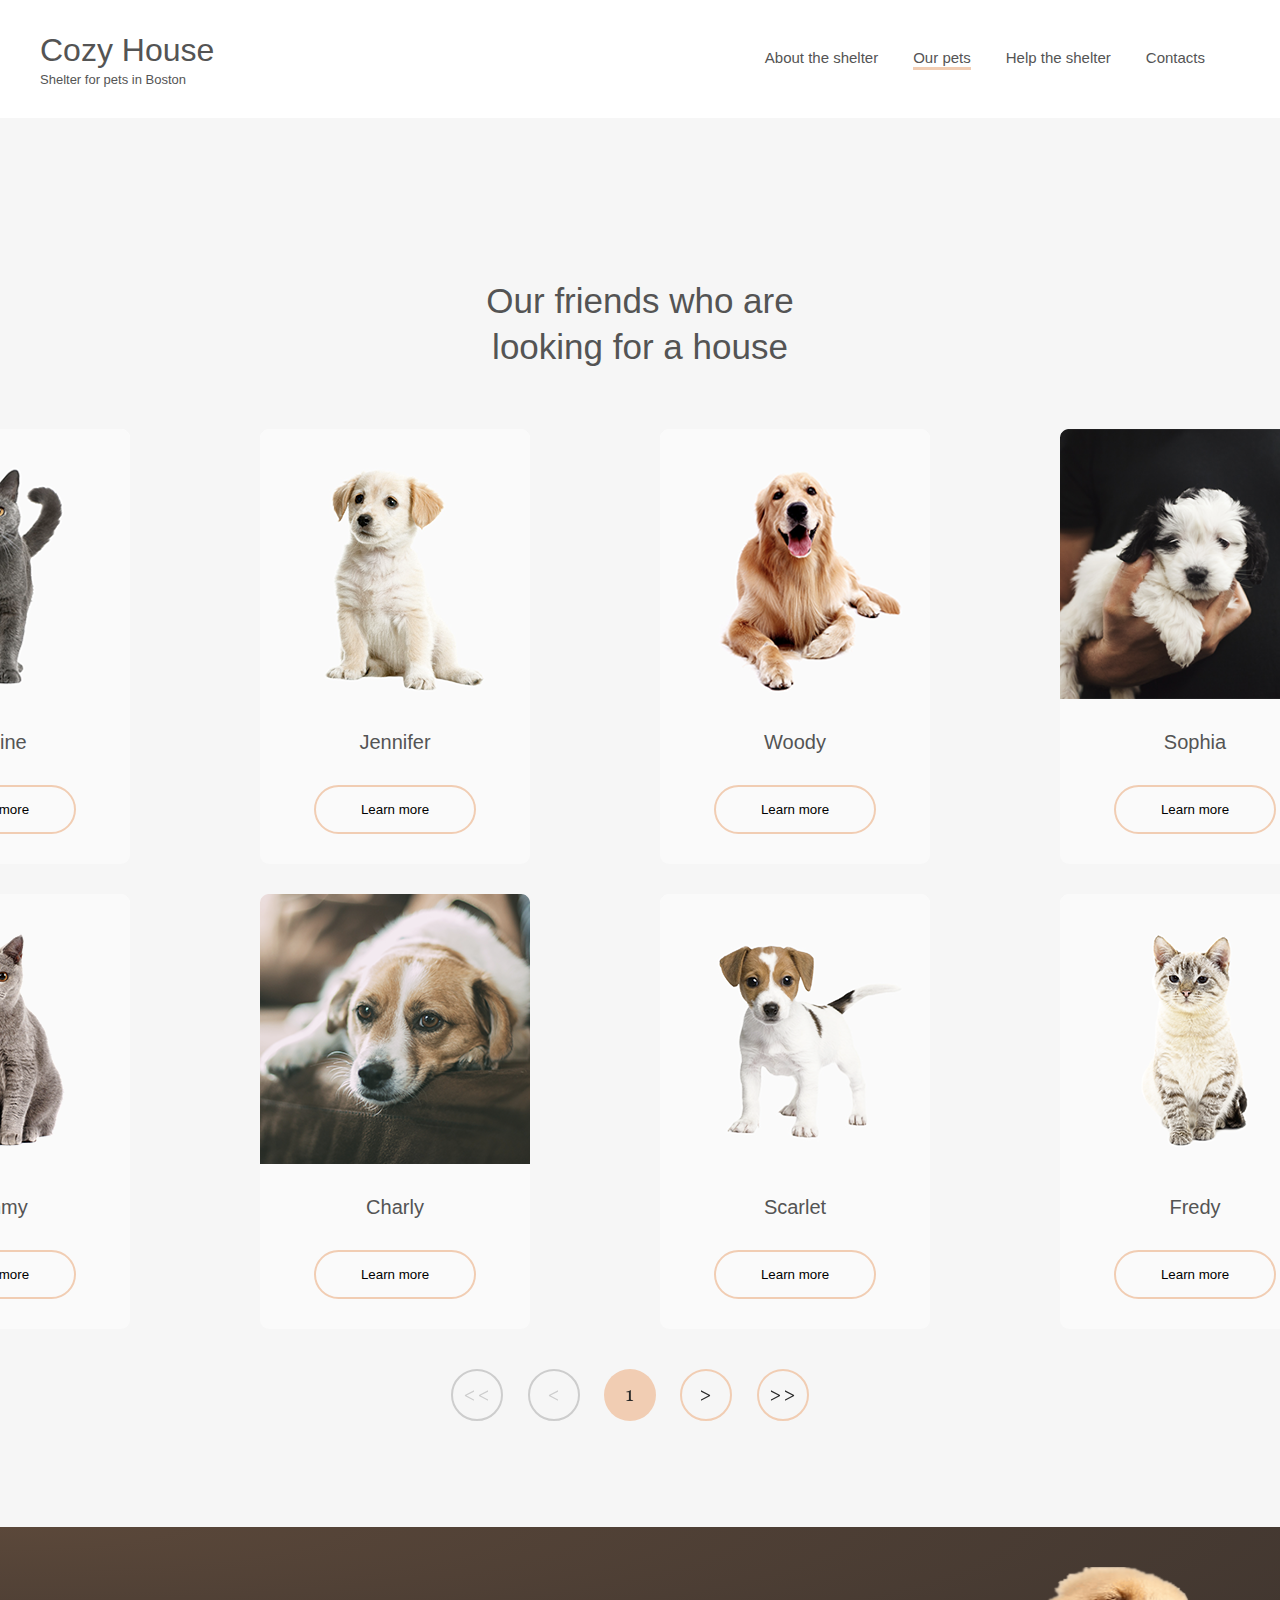
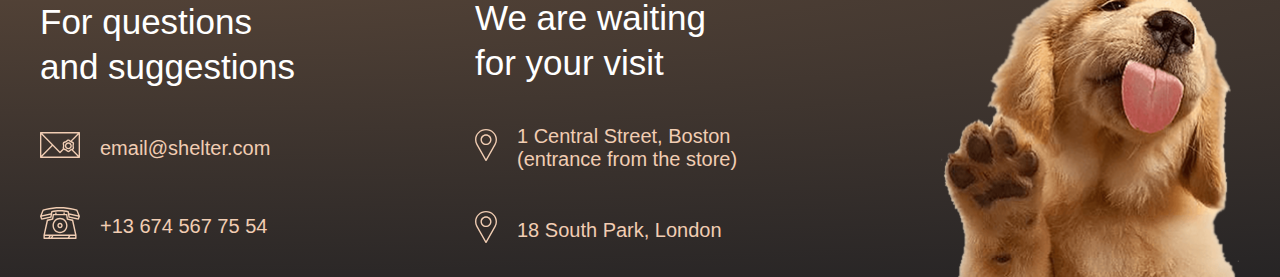
<file: shelter/our-pets.html>
<!DOCTYPE html>
<html lang="en">
<head>
    <meta charset="UTF-8">
    <meta name="viewport" content="width=device-width, initial-scale=1.0">
    <title>Our-pets</title>
    <link rel="stylesheet" href="CSS/style.css">
    <link rel="icon" type="svg/png" href="img/favicon-32x32.png">
</head>
<body>
    <div class="wrapper">
        <header class="header__our--pets">
            <div class="container">
                <div class="header__pets">
                    <div class="header__left">
                        <a href="#main">
                            <h1 class="header__title--pets">
                                Cozy House
                            </h1>
                            <p class="header__subtitle--pets">
                                Shelter for pets in Boston
                            </p>
                        </a>
                    </div>
                    <nav class="nav">
                        <ul class="header__item">
                            <li class=" header__li--pets">
                                <a href="#main" class="header__link--pets">About the shelter</a>
                            </li>
                            <li class="border__li">
                                <a href="#" class="header__link--pets">Our pets</a>
                            </li>
                            <li class="header__li--pets">
                                <a href="index.html#help" class="header__link--pets">Help the shelter</a>
                            </li>
                            <li class="header__li--pets">
                                <a href="#footer" class="header__link--pets">Contacts</a>
                            </li>
                        </ul>
                    </nav>
                </div>
            </div>
        </header>
        <main id="main" class="main">
            <section id="our__friends" class="our__friends--pets">
                <div class="container">
                    <div class="our__content--pets">
                        <h3 class="our__title">
                            Our friends who are looking for a house
                        </h3>
                        <div class="content__animals--pets">
                              <ul class="our__item--pets">
                                <li class="our__animals--card">
                                    <img class="our__img" src="img/pets-katrine.png" alt="cat">
                                    <p class="animal__name">Katrine</p>
                                    <button class="animal__btn">Learn more</button>
                                </li>
                                <li class="our__animals--card">
                                    <img class="our__img" src="img/pets-jennifer.png" alt="dog">
                                    <p class="animal__name">Jennifer</p>
                                    <button class="animal__btn">Learn more</button>
                                </li>
                                <li class="our__animals--card">
                                    <img class="our__img" src="img/pets-woody.png" alt="dog">
                                    <p class="animal__name">Woody</p>
                                    <button class="animal__btn">Learn more</button>
                                </li>
                                <li class="our__animals--card">
                                    <img class="our__img" src="img/pets-sophia.png" alt="dog">
                                    <p class="animal__name">Sophia</p>
                                    <button class="animal__btn">Learn more</button>
                                </li>
                                <li class="our__animals--card">
                                    <img class="our__img" src="img/pets-timmy.png" alt="dog">
                                    <p class="animal__name">Ttimmy</p>
                                    <button class="animal__btn">Learn more</button>
                                </li>
                                <li class="our__animals--card">
                                    <img class="our__img" src="img/pets-charly.png" alt="dog">
                                    <p class="animal__name">Charly</p>
                                    <button class="animal__btn">Learn more</button>
                                </li>
                                <li class="our__animals--card">
                                    <img class="our__img" src="img/pets-scarlet.png" alt="dog">
                                    <p class="animal__name">Scarlet</p>
                                    <button class="animal__btn">Learn more</button>
                                </li>
                                <li class="our__animals--card">
                                    <img class="our__img" src="img/pets-fredy.png" alt="dog">
                                    <p class="animal__name">Fredy</p>
                                    <button class="animal__btn">Learn more</button>
                                </li>
                              </ul>
                        </div>
                        <div class="our__arrow--pets">
                            <svg  class="arrow__svg--pets" width="52" height="52" viewBox="0 0 52 52" fill="none" xmlns="http://www.w3.org/2000/svg">
                                <rect x="1" y="1" width="50" height="50" rx="25" stroke="#CDCDCD" stroke-width="2"/>
                                <path d="M22.9469 31.7852L13.9137 27.0879V25.9844L22.9469 21.2871V22.625L15.4371 26.5312L22.9469 30.4473V31.7852ZM37.018 31.7852L27.9848 27.0879V25.9844L37.018 21.2871V22.625L29.5082 26.5312L37.018 30.4473V31.7852Z" fill="#CDCDCD"/>
                                </svg>
                            <svg  class="arrow__svg--pets" width="52" height="52" viewBox="0 0 52 52" fill="none" xmlns="http://www.w3.org/2000/svg">
                                    <rect x="1" y="1" width="50" height="50" rx="25" stroke="#CDCDCD" stroke-width="2"/>
                                    <path d="M29.9824 31.7852L20.9492 27.0879V25.9844L29.9824 21.2871V22.625L22.4727 26.5312L29.9824 30.4473V31.7852Z" fill="#CDCDCD"/>
                                    </svg>
                            <svg class="arrow__svg--pets" width="52" height="52" viewBox="0 0 52 52" fill="none" xmlns="http://www.w3.org/2000/svg">
                                    <rect width="52" height="52" rx="26" fill="#F1CDB3"/>
                                    <path d="M29.1035 32H22.5215V31.3066C22.7168 31.2936 23.0195 31.2676 23.4297 31.2285C23.8464 31.1829 24.1328 31.1374 24.2891 31.0918C24.4909 31.0267 24.6439 30.9225 24.748 30.7793C24.8587 30.6296 24.9141 30.4082 24.9141 30.1152V23.2598H22.4824V22.4395H23.0195C23.7227 22.4395 24.3509 22.3092 24.9043 22.0488C25.4642 21.7884 25.8646 21.5085 26.1055 21.209H26.916C26.8965 21.6322 26.877 22.127 26.8574 22.6934C26.8379 23.2598 26.8281 23.7676 26.8281 24.2168V30.0078C26.8281 30.2357 26.877 30.4408 26.9746 30.623C27.0788 30.7988 27.2253 30.929 27.4141 31.0137C27.5833 31.0853 27.86 31.1504 28.2441 31.209C28.6283 31.2676 28.9147 31.3001 29.1035 31.3066V32Z" fill="#292929"/>
                                    </svg>
                                    <svg class="arrow__svg--pets" width="52" height="52" viewBox="0 0 52 52" fill="none" xmlns="http://www.w3.org/2000/svg">
                                        <rect x="1" y="1" width="50" height="50" rx="25" stroke="#F1CDB3" stroke-width="2"/>
                                        <path d="M30.041 27.0879L21.0078 31.7852V30.4473L28.5176 26.5312L21.0078 22.625V21.2871L30.041 25.9844V27.0879Z" fill="#292929"/>
                                        </svg>                                        
                                        <svg class="arrow__svg--pets" width="52" height="52" viewBox="0 0 52 52" fill="none" xmlns="http://www.w3.org/2000/svg">
                                            <rect x="1" y="1" width="50" height="50" rx="25" stroke="#F1CDB3" stroke-width="2"/>
                                            <path d="M23.0055 27.0879L13.9723 31.7852V30.4473L21.482 26.5312L13.9723 22.625V21.2871L23.0055 25.9844V27.0879ZM37.0766 27.0879L28.0434 31.7852V30.4473L35.5531 26.5312L28.0434 22.625V21.2871L37.0766 25.9844V27.0879Z" fill="#292929"/>
                                            </svg>
                                                                                                                                                      
                        </div>
                    </div>
                </div>
            </section>
        </main>
        <footer id="footer" class="footer">
            <div class="container">
                <div class="footer__content">
                    <div class="left__block">
                        <h3 class="footer__title">
                            For questions and suggestions
                        </h3>
                       <div class="footer__seti">
                        <a href="mailto:email@shelter.com">
                            <svg class="seti__svg" width="40" height="32" viewBox="0 0 40 32" fill="none" xmlns="http://www.w3.org/2000/svg">
                                <path d="M39.315 3H0.684964C0.5033 3 0.329077 3.07325 0.200621 3.20362C0.0721657 3.334 0 3.51084 0 3.69522V28.3048C0 28.4892 0.0721657 28.666 0.200621 28.7964C0.329077 28.9268 0.5033 29 0.684964 29H39.315C39.4967 29 39.6709 28.9268 39.7994 28.7964C39.9278 28.666 40 28.4892 40 28.3048V3.69522C40 3.51084 39.9278 3.334 39.7994 3.20362C39.6709 3.07325 39.4967 3 39.315 3ZM32.5774 18.0331C32.6846 18.5259 32.7954 19.0355 32.6513 19.2882C32.4966 19.5596 31.9966 19.7173 31.5131 19.8699C31.1316 19.9902 30.7373 20.1147 30.3857 20.3212C30.0461 20.5206 29.7523 20.8001 29.4683 21.0704C29.0772 21.4426 28.7079 21.794 28.374 21.794C28.04 21.794 27.6706 21.4425 27.2797 21.0704C26.9956 20.8001 26.7018 20.5205 26.3622 20.3212C26.0107 20.1147 25.6163 19.9903 25.2348 19.8699C24.7513 19.7173 24.2513 19.5596 24.0967 19.2882C23.9526 19.0355 24.0633 18.5259 24.1705 18.0331C24.2584 17.6285 24.3493 17.2103 24.3493 16.7821C24.3493 16.354 24.2584 15.9356 24.1705 15.5311C24.0633 15.0383 23.9526 14.5288 24.0967 14.2759C24.2513 14.0046 24.7513 13.8468 25.2348 13.6942C25.6163 13.5739 26.0107 13.4494 26.3622 13.243C26.7018 13.0435 26.9956 12.764 27.2797 12.4937C27.6706 12.1216 28.04 11.7701 28.374 11.7701C28.7079 11.7701 29.0773 12.1216 29.4683 12.4937C29.7523 12.764 30.0461 13.0435 30.3857 13.243C30.7373 13.4493 31.1316 13.5738 31.5131 13.6941C31.9966 13.8467 32.4966 14.0045 32.6512 14.2758C32.7954 14.5286 32.6846 15.0381 32.5774 15.5309C32.4895 15.9354 32.3986 16.3537 32.3986 16.7819C32.3986 17.2102 32.4895 17.6286 32.5774 18.0331ZM30.5975 11.6608C30.5345 11.6024 30.4705 11.5416 30.4053 11.4795C29.8904 10.9896 29.2497 10.3798 28.374 10.3798C27.4982 10.3798 26.8575 10.9896 26.3426 11.4795C26.1045 11.7061 25.8796 11.9201 25.6761 12.0396C25.4574 12.168 25.1518 12.2645 24.8281 12.3666C24.1276 12.5876 23.3336 12.8381 22.9109 13.5797C22.5001 14.3004 22.6768 15.1134 22.8328 15.8307C22.9081 16.1777 22.9794 16.5055 22.9794 16.7821C22.9794 17.0587 22.9081 17.3866 22.8328 17.7336C22.6975 18.3556 22.5473 19.0496 22.7775 19.693L19.9997 22.5464L2.32449 4.39044H37.6748L30.5975 11.6608ZM11.7007 16L1.36993 26.6116V5.38812L11.7007 16ZM12.6635 16.989L19.5124 24.0242C19.5761 24.0896 19.6519 24.1416 19.7356 24.177C19.8192 24.2125 19.9089 24.2308 19.9996 24.2308C20.0902 24.2308 20.18 24.2125 20.2636 24.177C20.3472 24.1416 20.4231 24.0896 20.4868 24.0242L23.6841 20.7398C24.044 20.9494 24.4495 21.0781 24.8281 21.1976C25.1518 21.2997 25.4575 21.3962 25.6761 21.5245C25.8796 21.644 26.1044 21.8581 26.3426 22.0846C26.8575 22.5746 27.4982 23.1844 28.374 23.1844C29.2496 23.1844 29.8904 22.5746 30.4053 22.0846C30.6434 21.858 30.8682 21.644 31.0718 21.5244C31.2043 21.4466 31.3691 21.3806 31.5502 21.3179L37.675 27.6094H2.32431L12.6635 16.989ZM32.9664 20.7946C33.3117 20.6108 33.6223 20.3612 33.8371 19.9846C34.2479 19.2639 34.0711 18.4508 33.9151 17.7336C33.8398 17.3866 33.7686 17.0587 33.7686 16.7821C33.7686 16.5055 33.8398 16.1777 33.9151 15.8307C34.0711 15.1134 34.2479 14.3005 33.837 13.5797C33.4142 12.8381 32.6203 12.5876 31.9197 12.3666L31.8559 12.3463L38.6301 5.38738V26.6122L32.9664 20.7946Z" fill="#F1CDB3"/>
                                <path d="M28.374 13.2424C26.451 13.2424 24.8865 14.8302 24.8865 16.782C24.8865 18.7337 26.451 20.3215 28.374 20.3215C30.297 20.3215 31.8614 18.7337 31.8614 16.782C31.8614 14.8302 30.2969 13.2424 28.374 13.2424ZM28.374 18.9311C27.2064 18.9311 26.2564 17.967 26.2564 16.782C26.2564 15.5969 27.2063 14.6328 28.374 14.6328C29.5416 14.6328 30.4915 15.5969 30.4915 16.782C30.4915 17.967 29.5415 18.9311 28.374 18.9311Z" fill="#F1CDB3"/>
                                </svg>
                        </a>
                            <a class="seti__link" href="mailto:email@shelter.com">email@shelter.com</a>
                       </div>
                       <div class="footer__seti">
                        <a href="tel:+136745677554">
                            <svg class="seti__svg" width="40" height="32" viewBox="0 0 40 32" fill="none" xmlns="http://www.w3.org/2000/svg">
                                <path d="M39.9461 8.89543L37.5102 2.9049C37.4685 2.80251 37.4043 2.71139 37.3226 2.63868C37.2408 2.56598 37.1437 2.51367 37.0389 2.48585L34.111 1.70799C25.5388 -0.569376 14.4609 -0.569281 5.88906 1.70799L2.96105 2.48585C2.85626 2.51367 2.75918 2.56598 2.67743 2.63868C2.59568 2.71139 2.53147 2.80251 2.48984 2.9049L0.0539764 8.89543C-0.0131281 9.06038 -0.0178273 9.24503 0.0407965 9.41333L1.01509 12.2089C1.07166 12.3713 1.18339 12.5075 1.32986 12.5925C1.47633 12.6775 1.64776 12.7056 1.8128 12.6717L11.0692 10.7747C11.2084 10.7462 11.3359 10.675 11.4348 10.5706C11.5337 10.4661 11.5993 10.3334 11.623 10.19L12.4245 5.32594C16.8365 4.18994 23.1635 4.18994 27.5753 5.32594L28.3769 10.19C28.4006 10.3335 28.4662 10.4663 28.5651 10.5707C28.664 10.6751 28.7915 10.7463 28.9307 10.7748L38.187 12.6718C38.3521 12.7056 38.5234 12.6774 38.6699 12.5924C38.8164 12.5075 38.9281 12.3714 38.9848 12.209L39.9592 9.41343C40.0178 9.2451 40.0131 9.06043 39.9461 8.89543ZM2.13193 11.1412L1.63183 9.70624L10.5973 7.78606L10.321 9.46295L2.13193 11.1412ZM11.6222 4.0568C11.4935 4.09314 11.3777 4.16636 11.2883 4.26784C11.1989 4.36933 11.1396 4.49486 11.1174 4.62969L10.848 6.26453L1.85991 8.1896L3.65015 3.78707L6.2409 3.09877C14.5991 0.878304 25.4007 0.878208 33.7593 3.09877L36.35 3.78707L38.1403 8.1896L29.1522 6.26453L28.8828 4.62969C28.8606 4.49487 28.8013 4.36936 28.7119 4.26788C28.6224 4.1664 28.5066 4.09318 28.378 4.0568C23.6016 2.70615 16.3984 2.70615 11.6222 4.0568ZM37.8681 11.1412L29.6792 9.46295L29.4028 7.78606L38.3682 9.70624L37.8681 11.1412Z" fill="#F1CDB3"/>
                                <path d="M33.2901 13.1186C33.261 12.9842 33.1948 12.8612 33.0995 12.7643C33.0041 12.6673 32.8836 12.6005 32.7522 12.5717L27.9776 11.526L27.3764 7.51395C27.351 7.34431 27.2672 7.18959 27.1401 7.07781C27.013 6.96603 26.851 6.90458 26.6835 6.90458H24.814V5.96398C24.814 5.56724 24.5002 5.2456 24.1129 5.2456C23.7257 5.2456 23.4119 5.56724 23.4119 5.96398V6.90458H16.5882V5.96398C16.5882 5.56724 16.2744 5.2456 15.8871 5.2456C15.4999 5.2456 15.1861 5.56724 15.1861 5.96398V6.90458H13.3166C13.1491 6.90458 12.9871 6.96603 12.86 7.07781C12.7329 7.18959 12.6491 7.34431 12.6237 7.51395L12.0224 11.526L7.24791 12.5717C7.11654 12.6005 6.996 12.6673 6.90063 12.7643C6.80527 12.8612 6.73908 12.9842 6.70996 13.1186L3.46796 28.0878C3.45692 28.1389 3.45134 28.1911 3.45132 28.2434V31.2816C3.45132 31.4721 3.52519 31.6549 3.65666 31.7896C3.78814 31.9243 3.96645 32 4.15239 32H35.8477C36.0336 32 36.212 31.9243 36.3434 31.7896C36.4749 31.6549 36.5488 31.4721 36.5488 31.2816V28.2434C36.5488 28.1911 36.5432 28.1389 36.5321 28.0878L33.2901 13.1186ZM7.98131 13.8802L12.7885 12.8273C12.9276 12.7968 13.0544 12.7238 13.152 12.6178C13.2496 12.5118 13.3134 12.3779 13.335 12.2338L13.9183 8.34134H26.0819L26.6651 12.2338C26.6867 12.3779 26.7505 12.5118 26.8481 12.6178C26.9457 12.7238 27.0725 12.7968 27.2115 12.8273L32.0189 13.8802L34.9741 27.5251H5.0261L7.98131 13.8802ZM11.7966 28.9618L10.8935 30.5632H9.82782L10.7309 28.9618H11.7966ZM13.416 28.9618H28.6721L27.769 30.5632H12.513L13.416 28.9618ZM4.85345 28.9618H9.11142L8.20836 30.5632H4.85345V28.9618ZM29.3885 30.5632L30.2916 28.9618H35.1466V30.5632H29.3885Z" fill="#F1CDB3"/>
                                <path d="M20 26.1606C24.1492 26.1606 27.5248 22.7016 27.5248 18.45C27.5248 14.1983 24.1492 10.7393 20 10.7393C15.8509 10.7393 12.4753 14.1983 12.4753 18.45C12.4753 22.7016 15.8509 26.1606 20 26.1606ZM20 12.1761C23.3761 12.1761 26.1227 14.9905 26.1227 18.45C26.1227 21.9094 23.3761 24.7238 20 24.7238C16.624 24.7238 13.8774 21.9094 13.8774 18.45C13.8774 14.9905 16.624 12.1761 20 12.1761Z" fill="#F1CDB3"/>
                                <path d="M20 21.1847C21.4717 21.1847 22.6691 19.9578 22.6691 18.4497C22.6691 16.9416 21.4717 15.7147 20 15.7147C18.5283 15.7147 17.3309 16.9416 17.3309 18.4497C17.3309 19.9578 18.5283 21.1847 20 21.1847ZM20 17.1514C20.6987 17.1514 21.267 17.7338 21.267 18.4497C21.267 19.1656 20.6987 19.7479 20 19.7479C19.3014 19.7479 18.733 19.1656 18.733 18.4497C18.733 17.7339 19.3014 17.1514 20 17.1514Z" fill="#F1CDB3"/>
                                </svg>
                        </a>
                            <a class="seti__link" href="tel:+136745677554">+13 674 567 75 54</a>
                       </div>                                       
                    </div>
                    <div class="right__block">
                        <h3 class="footer__title">
                            We are waiting for your visit
                        </h3>
                        <div class="footer__seti">
                            <a href="https://www.google.by/maps/place/%D0%9C%D0%B5%D1%87%D1%82%D0%B0+%D0%94%D0%B5%D1%82%D1%81%D1%82%D0%B2%D0%B0/@54.3365275,26.8259006,17.25z/data=!4m6!3m5!1s0x46dc73fb46560c7b:0x1a926c815bfa6316!8m2!3d54.3371848!4d26.8233416!16s%2Fg%2F11g8bh32w5?entry=ttu">
                                <svg  class="seti__svg" width="22" height="32" viewBox="0 0 22 32" fill="none" xmlns="http://www.w3.org/2000/svg">
                                    <path d="M11 0C4.93475 0 3.05176e-05 4.78519 3.05176e-05 10.6667C3.05176e-05 12.4323 0.455262 14.1829 1.32067 15.7357L10.3985 31.6562C10.5193 31.8685 10.7496 32 11 32C11.2504 32 11.4807 31.8685 11.6016 31.6562L20.6827 15.7304C21.5448 14.1829 22 12.4323 22 10.6666C22 4.78519 17.0653 0 11 0ZM19.4762 15.0905L11 29.9557L2.52717 15.0964C1.7732 13.7435 1.37507 12.2116 1.37507 10.6667C1.37507 5.52019 5.69278 1.33337 11 1.33337C16.3073 1.33337 20.625 5.52025 20.625 10.6667C20.625 12.2116 20.2269 13.7435 19.4762 15.0905Z" fill="#F1CDB3"/>
                                    <path d="M11 5.33329C7.9674 5.33329 5.50008 7.72585 5.50008 10.6666C5.50008 13.6074 7.9674 16 11 16C14.0327 16 16.5 13.6074 16.5 10.6667C16.5 7.72592 14.0327 5.33329 11 5.33329ZM11 14.6667C8.72537 14.6667 6.87505 12.8724 6.87505 10.6667C6.87505 8.46092 8.72537 6.66667 11 6.66667C13.2747 6.66667 15.125 8.46092 15.125 10.6667C15.125 12.8724 13.2747 14.6667 11 14.6667Z" fill="#F1CDB3"/>
                                    </svg>
                            </a>
                              <a href="https://www.google.by/maps/place/%D0%9C%D0%B5%D1%87%D1%82%D0%B0+%D0%94%D0%B5%D1%82%D1%81%D1%82%D0%B2%D0%B0/@54.3365275,26.8259006,17.25z/data=!4m6!3m5!1s0x46dc73fb46560c7b:0x1a926c815bfa6316!8m2!3d54.3371848!4d26.8233416!16s%2Fg%2F11g8bh32w5?entry=ttu">
                                <p class="seti__link">
                                    1 Central Street, Boston (entrance from the store)
                                </p> 
                              </a>                               
                        </div>
                        <div class="footer__seti">
                            <a href="https://www.google.by/maps/place/%D0%9C%D0%B5%D1%87%D1%82%D0%B0+%D0%94%D0%B5%D1%82%D1%81%D1%82%D0%B2%D0%B0/@54.3365275,26.8259006,17.25z/data=!4m6!3m5!1s0x46dc73fb46560c7b:0x1a926c815bfa6316!8m2!3d54.3371848!4d26.8233416!16s%2Fg%2F11g8bh32w5?entry=ttu">
                                <svg  class="seti__svg" width="22" height="32" viewBox="0 0 22 32" fill="none" xmlns="http://www.w3.org/2000/svg">
                                    <path d="M11 0C4.93475 0 3.05176e-05 4.78519 3.05176e-05 10.6667C3.05176e-05 12.4323 0.455262 14.1829 1.32067 15.7357L10.3985 31.6562C10.5193 31.8685 10.7496 32 11 32C11.2504 32 11.4807 31.8685 11.6016 31.6562L20.6827 15.7304C21.5448 14.1829 22 12.4323 22 10.6666C22 4.78519 17.0653 0 11 0ZM19.4762 15.0905L11 29.9557L2.52717 15.0964C1.7732 13.7435 1.37507 12.2116 1.37507 10.6667C1.37507 5.52019 5.69278 1.33337 11 1.33337C16.3073 1.33337 20.625 5.52025 20.625 10.6667C20.625 12.2116 20.2269 13.7435 19.4762 15.0905Z" fill="#F1CDB3"/>
                                    <path d="M11 5.33329C7.9674 5.33329 5.50008 7.72585 5.50008 10.6666C5.50008 13.6074 7.9674 16 11 16C14.0327 16 16.5 13.6074 16.5 10.6667C16.5 7.72592 14.0327 5.33329 11 5.33329ZM11 14.6667C8.72537 14.6667 6.87505 12.8724 6.87505 10.6667C6.87505 8.46092 8.72537 6.66667 11 6.66667C13.2747 6.66667 15.125 8.46092 15.125 10.6667C15.125 12.8724 13.2747 14.6667 11 14.6667Z" fill="#F1CDB3"/>
                                    </svg>
                            </a>
                                <a href="https://www.google.by/maps/place/%D0%9C%D0%B5%D1%87%D1%82%D0%B0+%D0%94%D0%B5%D1%82%D1%81%D1%82%D0%B2%D0%B0/@54.3365275,26.8259006,17.25z/data=!4m6!3m5!1s0x46dc73fb46560c7b:0x1a926c815bfa6316!8m2!3d54.3371848!4d26.8233416!16s%2Fg%2F11g8bh32w5?entry=ttu">
                                    <p class="seti__link">
                                        18 South Park, London 
                                    </p> 
                                </a>                               
                        </div>
                    </div>
                    <img src="img/footer-puppy.png" alt="dog">
                </div>
            </div>
        </footer>
    </div>
</body>
</html>
</file>
<file: css/style.css>
html {
    box-sizing: border-box;
}

html,
body {
    height: 100%;
}

*, 
*::after, 
*::before {
    box-sizing: inherit;
    margin: 0;
    padding: 0;
}

ul {
    list-style: none;
}

a {
    text-decoration: none;
    color: inherit;
}

.container {
    max-width: 1200px;
    margin: 0 auto;
    padding: 0 10px;
}

/* header */

.header__content {
    display: flex;
    flex-direction: column;
    align-items: center;
}

.header {
    margin-bottom: 50px;
}

.title__rsschool {
    margin-top: 20px;
    margin-bottom: 30px;
}

.title__name {
    margin-bottom: 30px;
}

.header__img {
    width: 300px;
    height: 460px;
}

/* main */

.main {
    margin-bottom: 50px;
}

.title {
    margin-bottom: 20px;
}

.contact {
    margin-bottom: 50px;
}

.contact__content {
    display: flex;
    flex-direction: column;
    align-items: center;
}

.contact__item  {
        display: flex;
    margin-bottom: 50px;
    align-items: flex-start;
    flex-direction: column;
    margin: 0 auto;
    width: 202px;
}

.contact__name {
    color: coral;
}

.contact__li {
    width: 220px;
    padding: 5px;
    border: 1px solid blue;
    border-radius: 10px;
    margin-bottom: 10px;
}

.contact__li:last-child {
    margin-bottom: 0;
}

.about {
    margin-bottom: 50px;
}

.about__content {
    display: flex;
    flex-direction: column;
    align-items: center;
}

.text__about {
    width: 500px;
}

.skills {
    margin-bottom: 50px;
}

.skills__content {
    display: flex;
    flex-direction: column;
    align-items: center;
}

.skills__li {
    border-bottom: 1px solid grey;
    margin-bottom: 10px;
}

.examples {
    margin-bottom: 50px;
}

.examples__content {
    display: flex;
    flex-direction: column;
    align-items: center;
}

.code__examples {
    display: flex;
    flex-direction: column;
    align-items: flex-start;
    padding: 20px;
    border: 1px solid green;
    border-radius: 10px;
}

.experience {
    margin-bottom: 50px;
}

.experience__content {
    display: flex;
    flex-direction: column;
    align-items: center;
}

.education {
    margin-bottom: 50px;
}

.education__content {
    display: flex;
    flex-direction: column;
    align-items: center;
}


.language__content {
    display: flex;
    flex-direction: column;
    align-items: center;
}

.footer__content {
    display: flex;
    justify-content: space-between;
}

.footer__img {
    width: 200px;
    height: 30px;
}
</file>
<file: shelter/CSS/style.css>
html {
    box-sizing: border-box;
    scroll-behavior: smooth;
}

html,
body {
    height: 100%;
}

*, 
*::after, 
*::before {
    box-sizing: inherit;
    margin: 0;
    padding: 0;
}

ul {
    list-style: none;
}

a {
    text-decoration: none;
    color: inherit;
}

.wrapper {
    min-height: 100%;
    display: flex;
    flex-direction: column;
}

.container {
    max-width: 1280px;
    margin: 0 auto;
    padding: 0 40px;
}

body {
    font-family: 'Georgia', sans-serif;
    font-size: 16px;
    font-weight: 400;
    line-height: 1.3;
}

/* header */

.header { 
   margin-bottom: 80px;
   background: radial-gradient(234.05% 111.80% at 0% 0%, rgb(91,72,58), rgb(38,36,37)100%, rgb(33,31,32))
}

.header__our--pets {
    background: #fff;
}

.header__inner {
    display: flex;
    justify-content: space-between;
    align-items: center;
    margin-bottom: 90px;
    margin-top: 30px;
}

.header__pets {
    display: flex;
    justify-content: space-between;
    align-items: center;
    margin-bottom: 30px;
    margin-top: 30px;
}

.header__title {
    font-weight: 400;
    font-size: 32px;
    color: #F1CDB3;
}

.header__title--pets {
    font-weight: 400;
    font-size: 32px;
    color: #545454;
}

.header__subtitle {
    font-size: 13px;
    color: #fff;
}

.header__subtitle--pets {
    font-size: 13px;
    color: #545454;
}

.header__item {
    display: flex;
}

.header__li {
    margin-right: 35px;
}

.header__li--pets {
    margin-right: 35px;
}

.header__link--pets {
     font-family: "Arial", sans-serif;
    font-weight: 400;
    font-size: 15px;
    color: #545454;
    transition: color 0.3s ease-in-out;
}

.header__link--pets:hover {
    color: #292929;
}

.header__link {
    position: relative;
    font-family: "Arial", sans-serif;
    font-weight: 400;
    font-size: 15px;
    color: #cdcdcd;
    transition: color 0.3s ease-in-out;
}

.header__link:hover {
    color:  #fafafa;
}

.header__link::after {
    content: "";
    position: absolute;
    left: 0;
    bottom: 0;
    top: 18px;
    width: 100%;
    height: 3px;
    background-color: #f1cdb3;
    opacity: 0;
    transition: opacity 0.3s ease-in-out;
}

.header__link:active::after {
    opacity: 1;
}

.border__li {
    margin-right: 35px;
    font-family: "Arial", sans-serif;
    font-weight: 400;
    font-size: 15px;
    color: #cdcdcd;
    border-bottom: 3px solid #f1cdb3;
}

.header__li:last-child {
    margin-right: 0;
}

/* only */

.only__content {
    display: flex;
    align-items: center;
}

.only__title {
    margin: 0;
    padding: 0;
    max-width: 310px;
    font-family: "Georgia", sans-serif;
    font-weight: 400;
    font-size: 44px;
    line-height: 57px; 
    color: #fff;
    margin-bottom: 42px;
}

.only__text {
    margin: 0;
    padding: 0;
    font-family: "Arial", sans-serif;
    font-weight: 400;
    font-size: 15px;
    line-height: 24px; 
    color: #cdcdcd; 
    margin-bottom: 42px;
}

.only__btn {
    cursor: pointer;
    font-family: "Georgia", sans-serif;
    font-weight: 400;
    font-size: 17px;
    padding: 15px 45px;
    border-radius: 100px;
    background-color: #f1cdb3;;
    color: #292929;
    transition: background-color 0.3s ease-in-out;
}

.only__btn:hover {
    background-color: #fddcc4;
}

/* about */

.about {
    margin-bottom: 80px;
}

.about__content {
    display: flex;
}

.about__img {
    margin-right: 120px;
}

.about__title {
    margin: 0;
    padding: 0;
    font-family: "Georgia", sans-serif;
    font-weight: 400;
    font-size: 35px;
    line-height: 1.3;
    color: #545454;
    max-width: 370px;
    margin-bottom: 25px;
}

.about__text {
    margin: 0;
    padding: 0;
    max-width: 430px;
    font-family: "Arial", sans-serif;
    font-weight: 400;
    font-size: 15px; 
    line-height: 1.6;
    color: #4c4c4c;
    margin-bottom: 25px;
}

.about__text:last-child {
    margin-bottom: 0;
}

/* our__friends */

.our__friends {
    background: #f6f6f6;
    margin-bottom: 80px;
}

.our__friends--pets {
    background: #f6f6f6;
}

.our__content {
    display: flex;
    flex-direction: column;
    align-items: center;
}

.our__content--pets {
    display: flex;
    flex-direction: column;
    align-items: center;
    padding-top: 80px;
    padding-bottom: 100px;
}

.our__title {
    margin: 0;
    padding: 0;
    font-family: "Georgia", sans-serif;
    font-weight: 400;
    font-size: 35px; 
    line-height: 1.3;
    text-align: center;
    color: #545454;
    padding-top: 80px;
    margin-bottom: 60px;
    max-width: 400px;
}

.content__animals {
    display: flex;
    align-items: center;
    justify-content: space-between;
    margin-bottom: 60px;
}


.content__animals--pets {
    margin-bottom: 40px;
}

.our__item {
    display: flex;
}

.our__item--pets {
    display: grid;
    grid-template-columns: repeat(4, 1fr);
    gap: 30px 40px;
}

.our__img {
    margin-bottom: 30px;
}

.our__arrow--left {
    margin-right: 53px;
    transition: fill 0.3s ease-in-out;
}

.our__arrow--left:hover {
    fill: #fddcc4;
}

.our__arrow--right {
    margin-left: 53px;
    transition: fill 0.3s ease-in-out
}

.our__arrow--right:hover {
    fill: #fddcc4;
}

.our__animals--card {
    display: flex;
    background-color: #fafafa;
    flex-direction: column;
    align-items: center;
    margin-right: 90px;
    transition: background 0.3s ease-in-out;
    max-width: 270px;
    border-radius: 9px;
}

.our__animals--card:last-child {
    margin-right: 0;
}

.arrow__svg--pets {
    cursor: pointer;
    margin-right: 20px;
}

.arrow__svg:last-child {
    margin-right: 0;
}

.our__animals--card:hover {
    box-shadow: 0 2px 35px 14px rgba(13, 13, 13, 0.04);
    background: #fff;
}

.animal__btn {
    border-radius: 100px;
    padding: 15px 45px;
    margin-bottom: 30px;
    border: 2px solid #f1cdb3;
    background-color:  #fafafa;
    cursor: pointer;
    transition: background 0.3s ease-in-out;
}

.animal__btn:hover {
    background: #fddcc4;
}

.animal__name {
    margin: 0;
    padding: 0;
    font-family: "Georgia", sans-serif;
    font-weight: 400;
    font-size: 20px;
    color: #545454;
    margin-bottom: 30px;
}

.get__animals--btn {
    font-family: "Georgia", sans-serif;
    font-weight: 400;
    font-size: 17px; 
    line-height: 1.3;
    color: #292929;
    cursor: pointer;
    border-radius: 100px;
    padding: 15px 45px;
    background: #f1cdb3;
    border: none;
    margin-bottom: 100px;
    transition: background 0.3s ease-in-out;
}

.get__animals--btn:hover {
    background: #fddcc4;
}

/* help */

.help {
    margin-bottom: 80px;
}

.help__title {
    margin: 0;
    padding: 0;
    font-family: "Georgia", sans-serif;
    font-weight: 400;
    font-size: 35px;
    line-height: 45px; 
    color: #545454;
    margin-bottom: 60px;
}

.help__content {
    display: flex;
    flex-direction: column;
    align-items: center;
}

.item__help {
    display: flex;
    align-items: center;
    flex-wrap: wrap;
    justify-content: center;
    max-width: 1020px;
}

.help__li {
    text-align: center;
    margin-right: 120px;
    margin-bottom: 50px;
}

.help__li:last-child {
    margin-right: 0;
}

.help__svg {
    margin-bottom: 30px;
}

/* .in__addition */


.in__addition {
    padding-top: 80px;
    padding-bottom: 80px;
    background: #f6f6f6;
}

.in__content {
    display: flex;
    align-items: center;
}

.in__img {
    margin-right: 30px;
}

.in__content--left {
    display: flex;
    flex-direction: column;
}

.in__title {
    max-width: 300px;
    font-family: "Georgia", sans-serif;
    font-weight: 400;
    font-size: 35px;
    line-height: 45px; 
    color: #545454;
    margin: 0;
    padding: 0;
    margin-bottom: 20px;
}

.in__text {
    margin: 0;
    padding: 0;
    font-family: "Georgia", sans-serif;
    font-weight: 400;
    font-size: 15px;
    line-height: 16px; 
    color: #545454;
    margin-bottom: 20px;
}

.in__donat {
    display: flex;
    background: #f1cdb3;
    border-radius: 9px;
    padding: 10px 15px;
    width: 349px;
    height: 43px;
    margin-bottom: 20px;
}

.in__svg {
    margin-right: 15px;
}

.donat__number {
    font-family: "Georgia", sans-serif;
    font-weight: 400;
    font-size: 20px;
    line-height: 23px; 
    color: #545454;
}

.in__text--donat {
    font-family: "Arial", sans-serif;
    font-style: italic;
    font-weight: 400;
    font-size: 12px;
    line-height: 18px; 
    color: #b2b2b2;
    max-width: 380px;
}

/* footer */

.footer {
    background: radial-gradient(234.05% 111.80% at 0% 0%, rgb(91,72,58), rgb(38,36,37)100%, rgb(33,31,32))
}

.footer__content {
    display: flex;
    padding-top: 40px;
    align-items: center;
    justify-content: space-between;
}

.left__block {
    max-width: 278px;
} 

.footer__title {
    margin: 0;
    padding: 0;
    font-family: "Georgia", sans-serif;
    font-weight: 400;
    font-size: 35px;
    line-height: 45px; 
    color: #fff;
    margin-bottom: 40px;
    max-width: 270px;
}

.footer__seti {
    display: flex;
    align-items: center;
    margin-bottom: 40px;
}

.footer__seti:last-child {
    margin-bottom: 0;
}

.seti__svg {
    margin-right: 20px;
}

.seti__link {
    font-family: "Georgia", sans-serif;
    font-weight: 400;
    font-size: 20px;
    line-height: 23px; 
    color: #f1cdb3;
}

.right__block {
    max-width: 300px;
}
</file>
